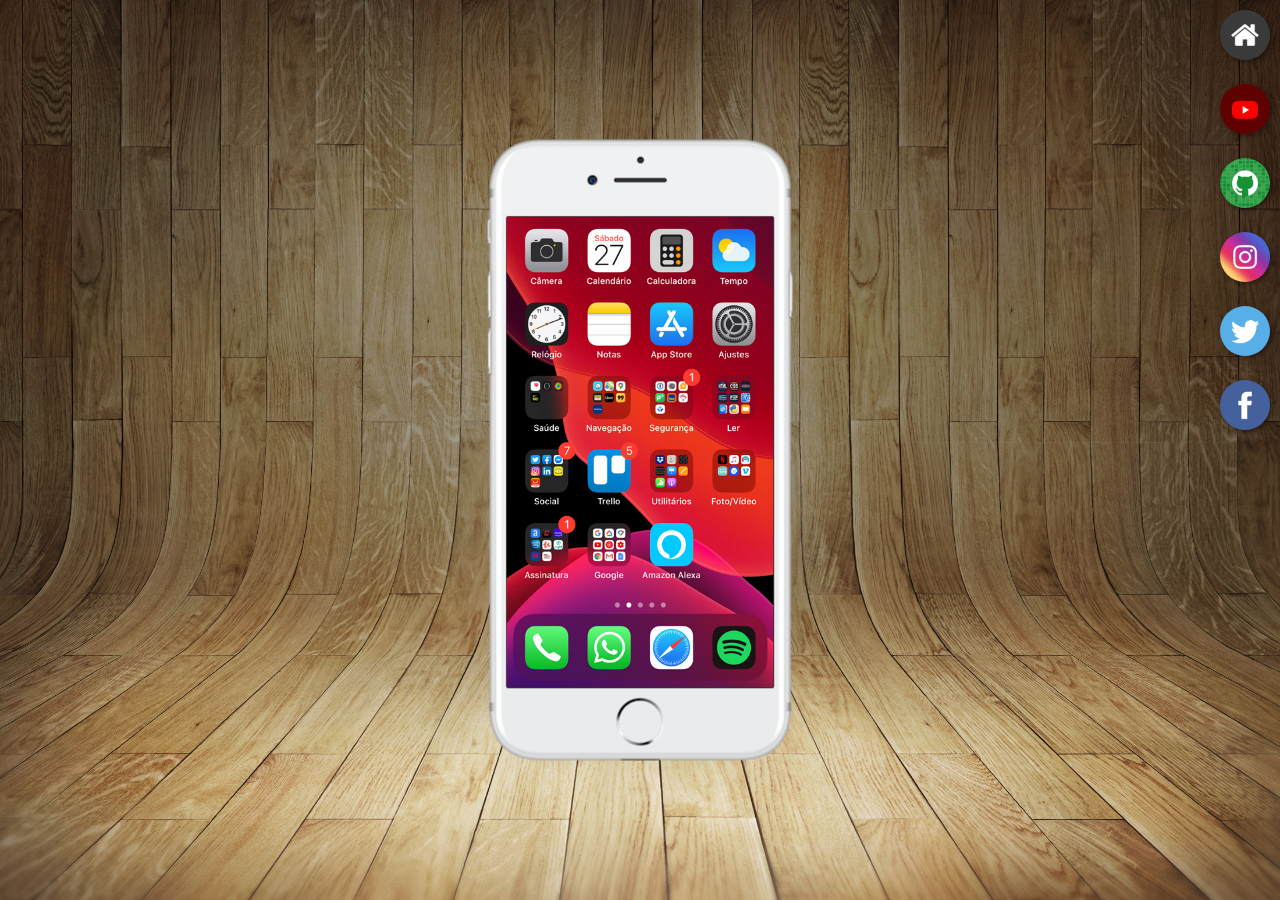
<file: index.html>
<!DOCTYPE html>
<html lang="pt-br">
<head>
  <meta charset="UTF-8">
  <meta name="viewport" content="width=device-width, initial-scale=1.0">
  <link rel="shortcut icon" href="favicon.ico" type="image/x-icon">
  <link rel="stylesheet" href="estilos/style.css">
  <title>Projeto Redes Sociais</title>
</head>
<body>
    <main>
      <section id="telefone">
        <iframe src="home.html" name="tela" id="tela" frameborder="0">
            Seu navegador não é compatível com isso.
        </iframe>
      </section>
      <section id="redes-sociais">
          <a href="home.html" target="tela"><img src="imagens/logo-home.jpg" alt="Home"></a> <br>
          <a href="youtube.html" target="tela"><img src="imagens/logo-youtube.jpg" alt="Youtube"></a> <br>
          <a href="github.html" target="tela"><img src="imagens/logo-github.jpg" alt="GitHub"></a> <br>
          <a href="instagram.html" target="tela"><img src="imagens/logo-instagram.jpg" alt="Instagram"></a> <br>
          <a href="twitter.html" target="tela"><img src="imagens/logo-twitter.jpg" alt="Twitter"></a> <br>
          <a href="facebook.html" target="tela"><img src="imagens/logo-facebook.jpg" alt="Facebook"></a>
      </section>
    </main>
</body>
</html>
</file>
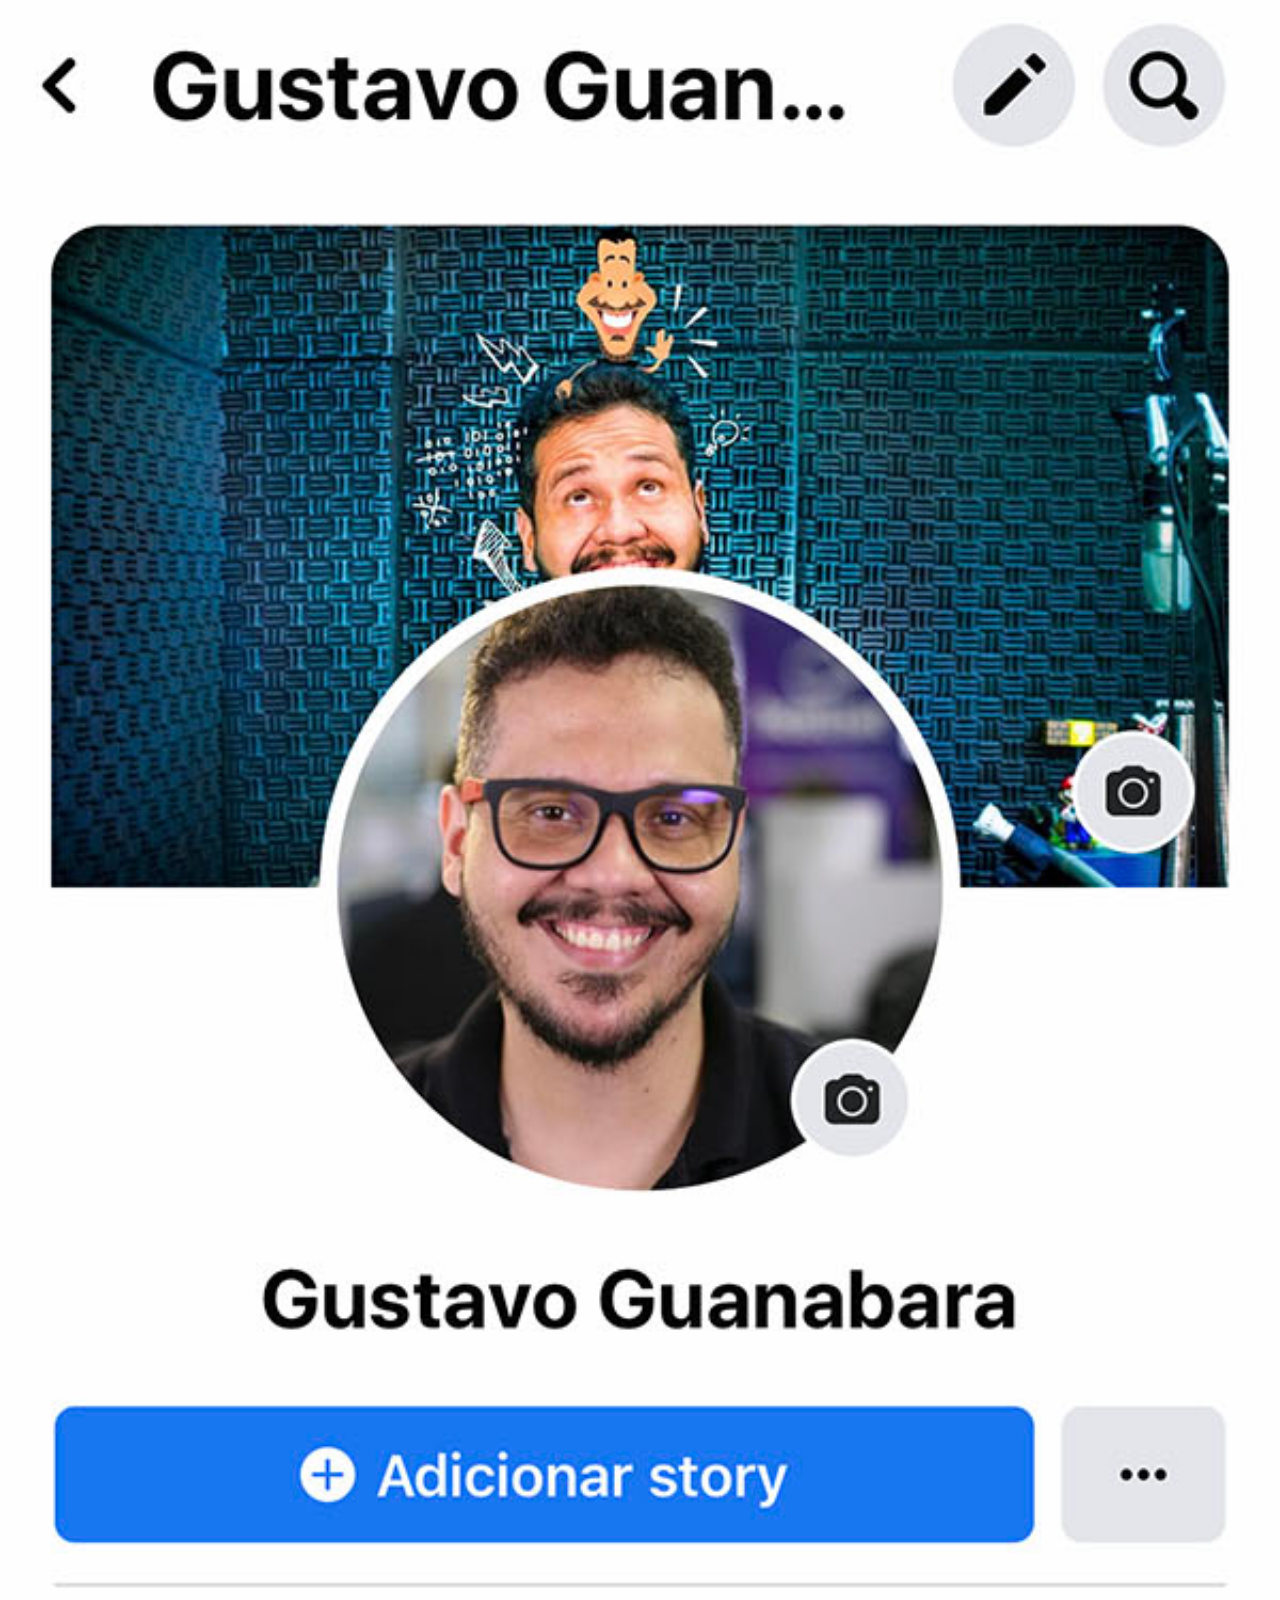
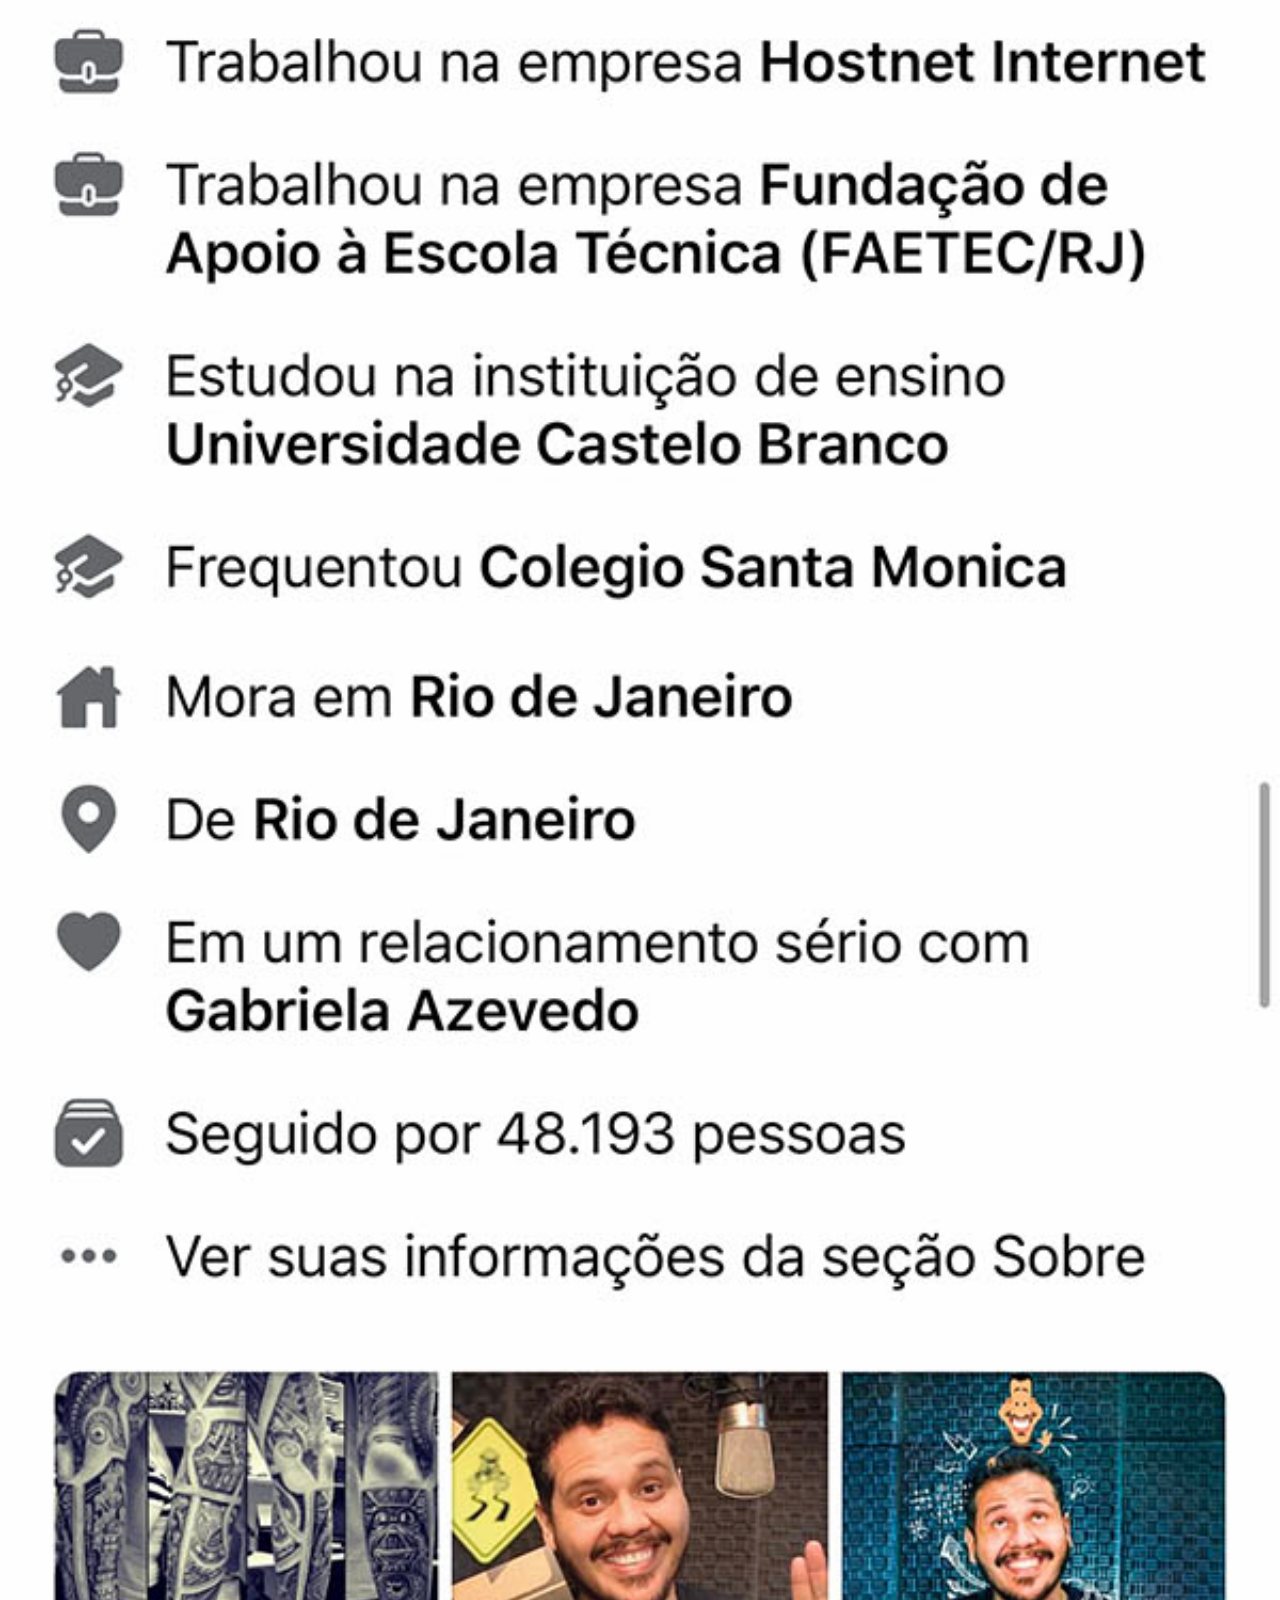
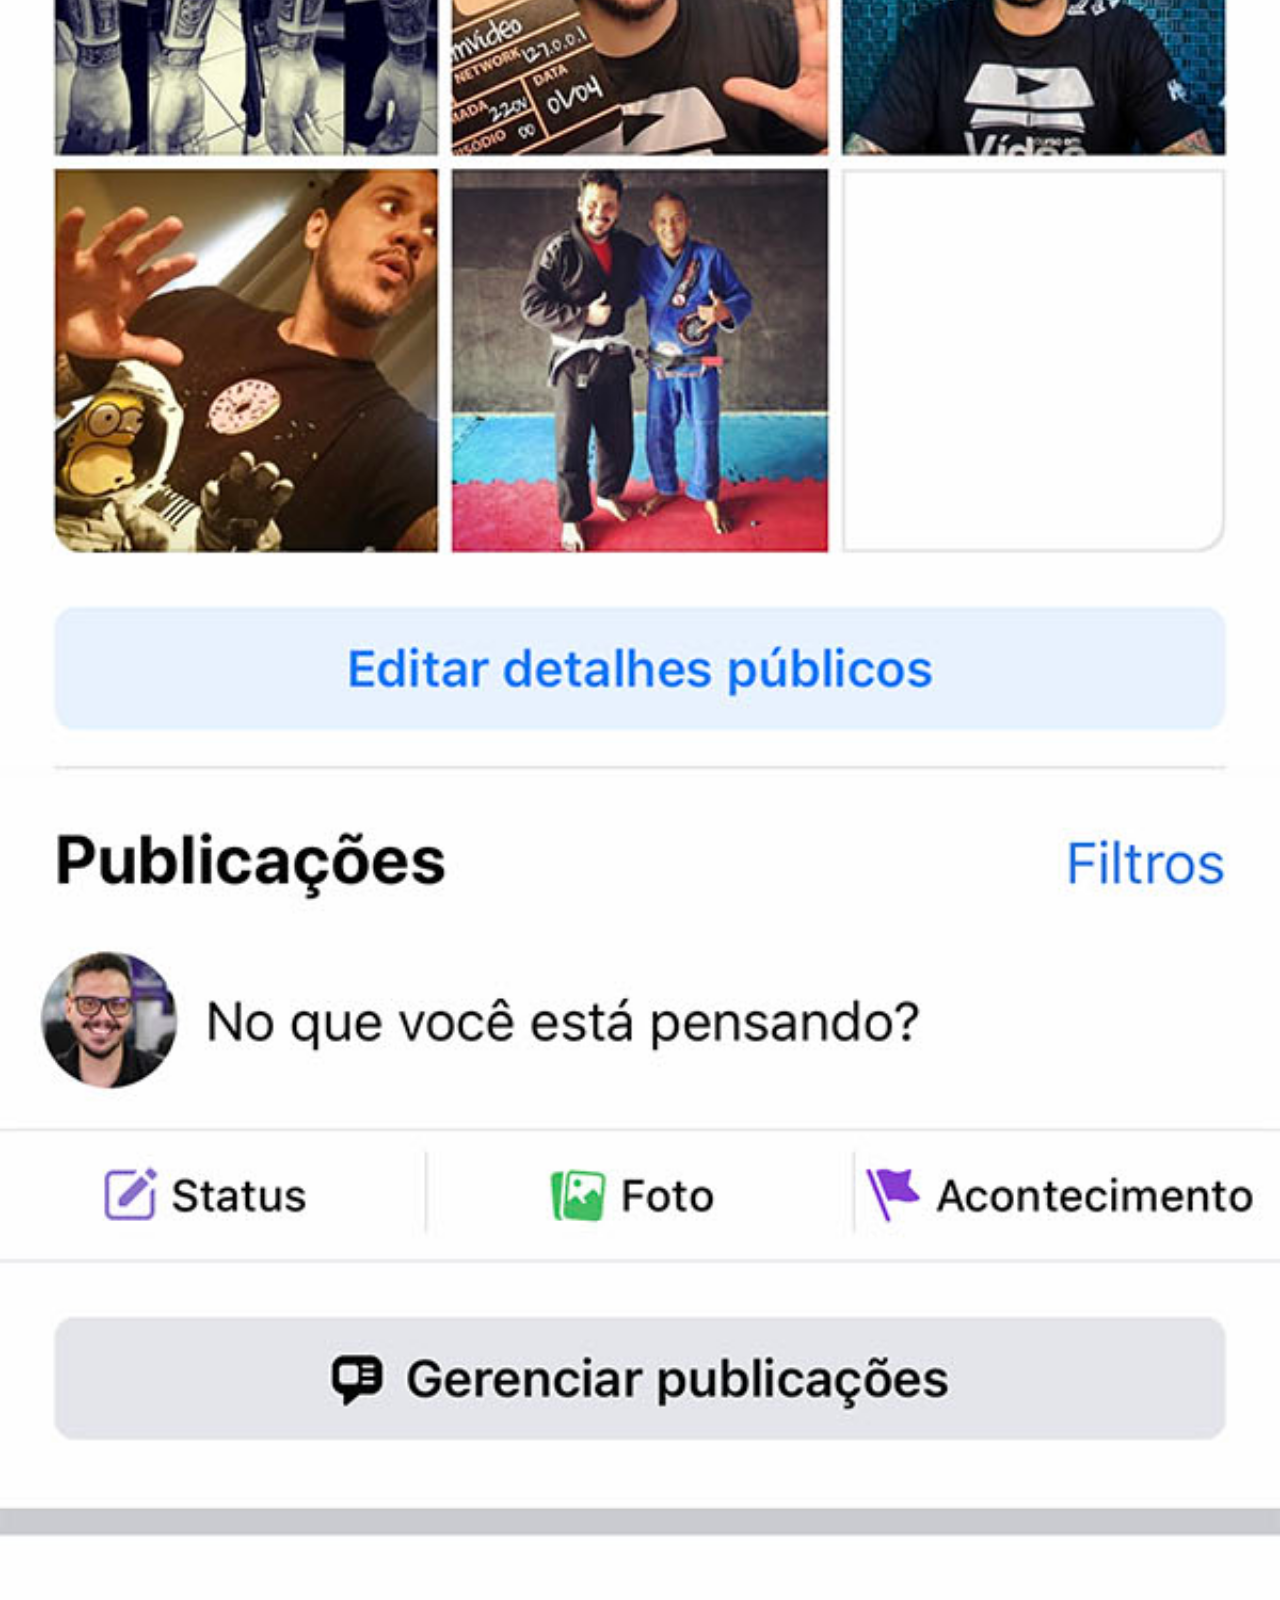
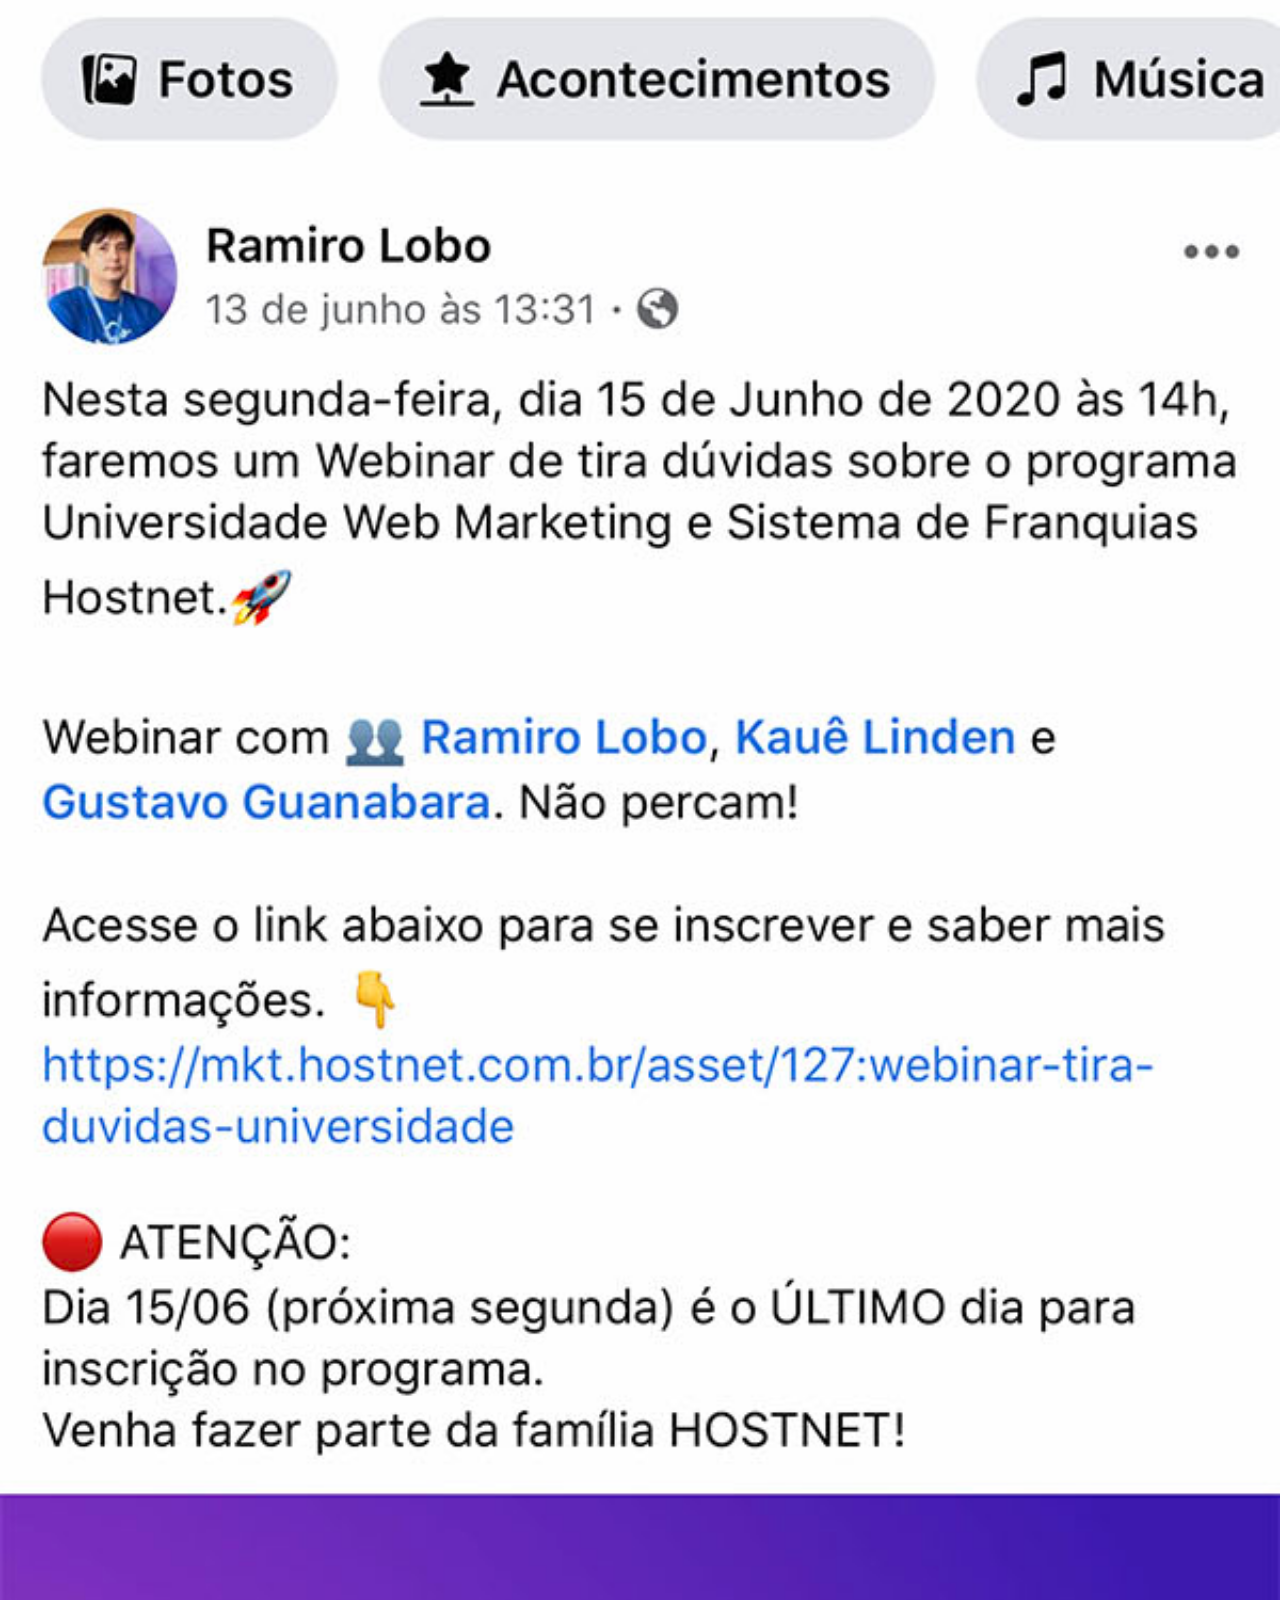
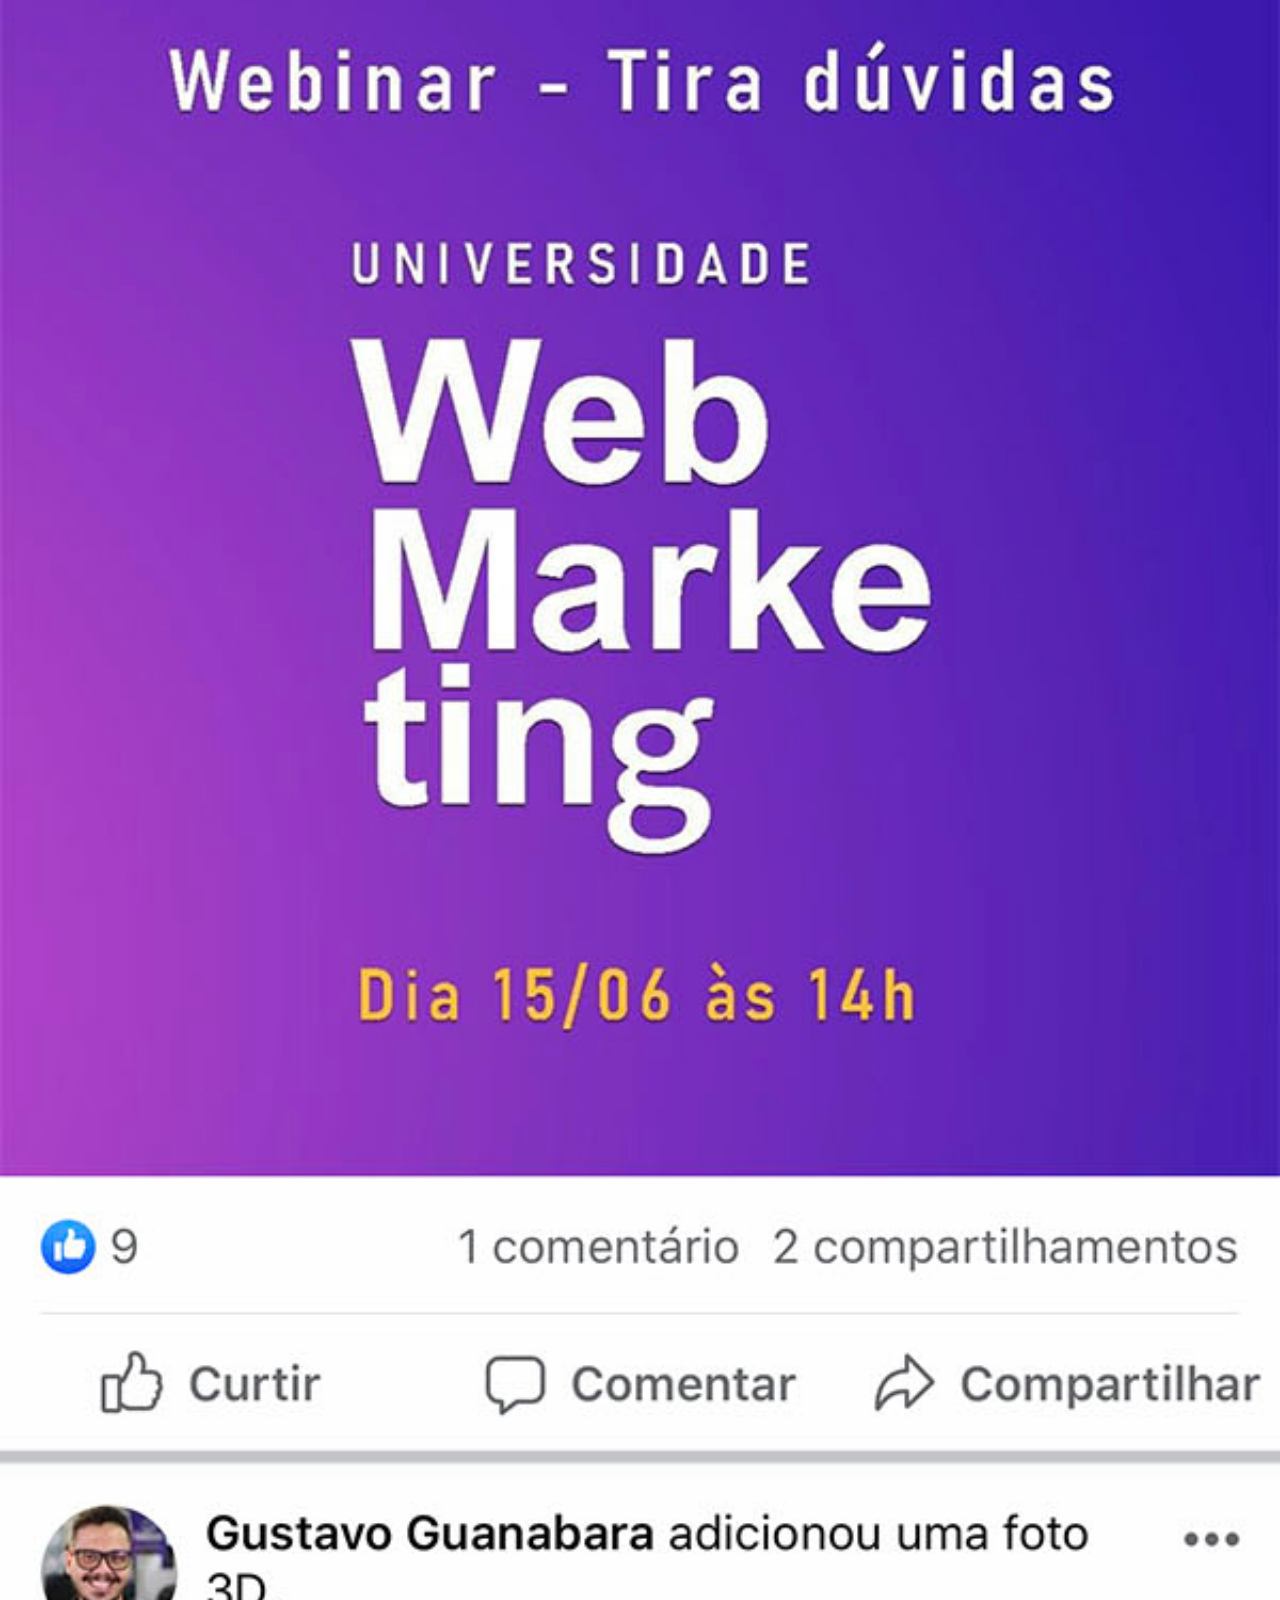
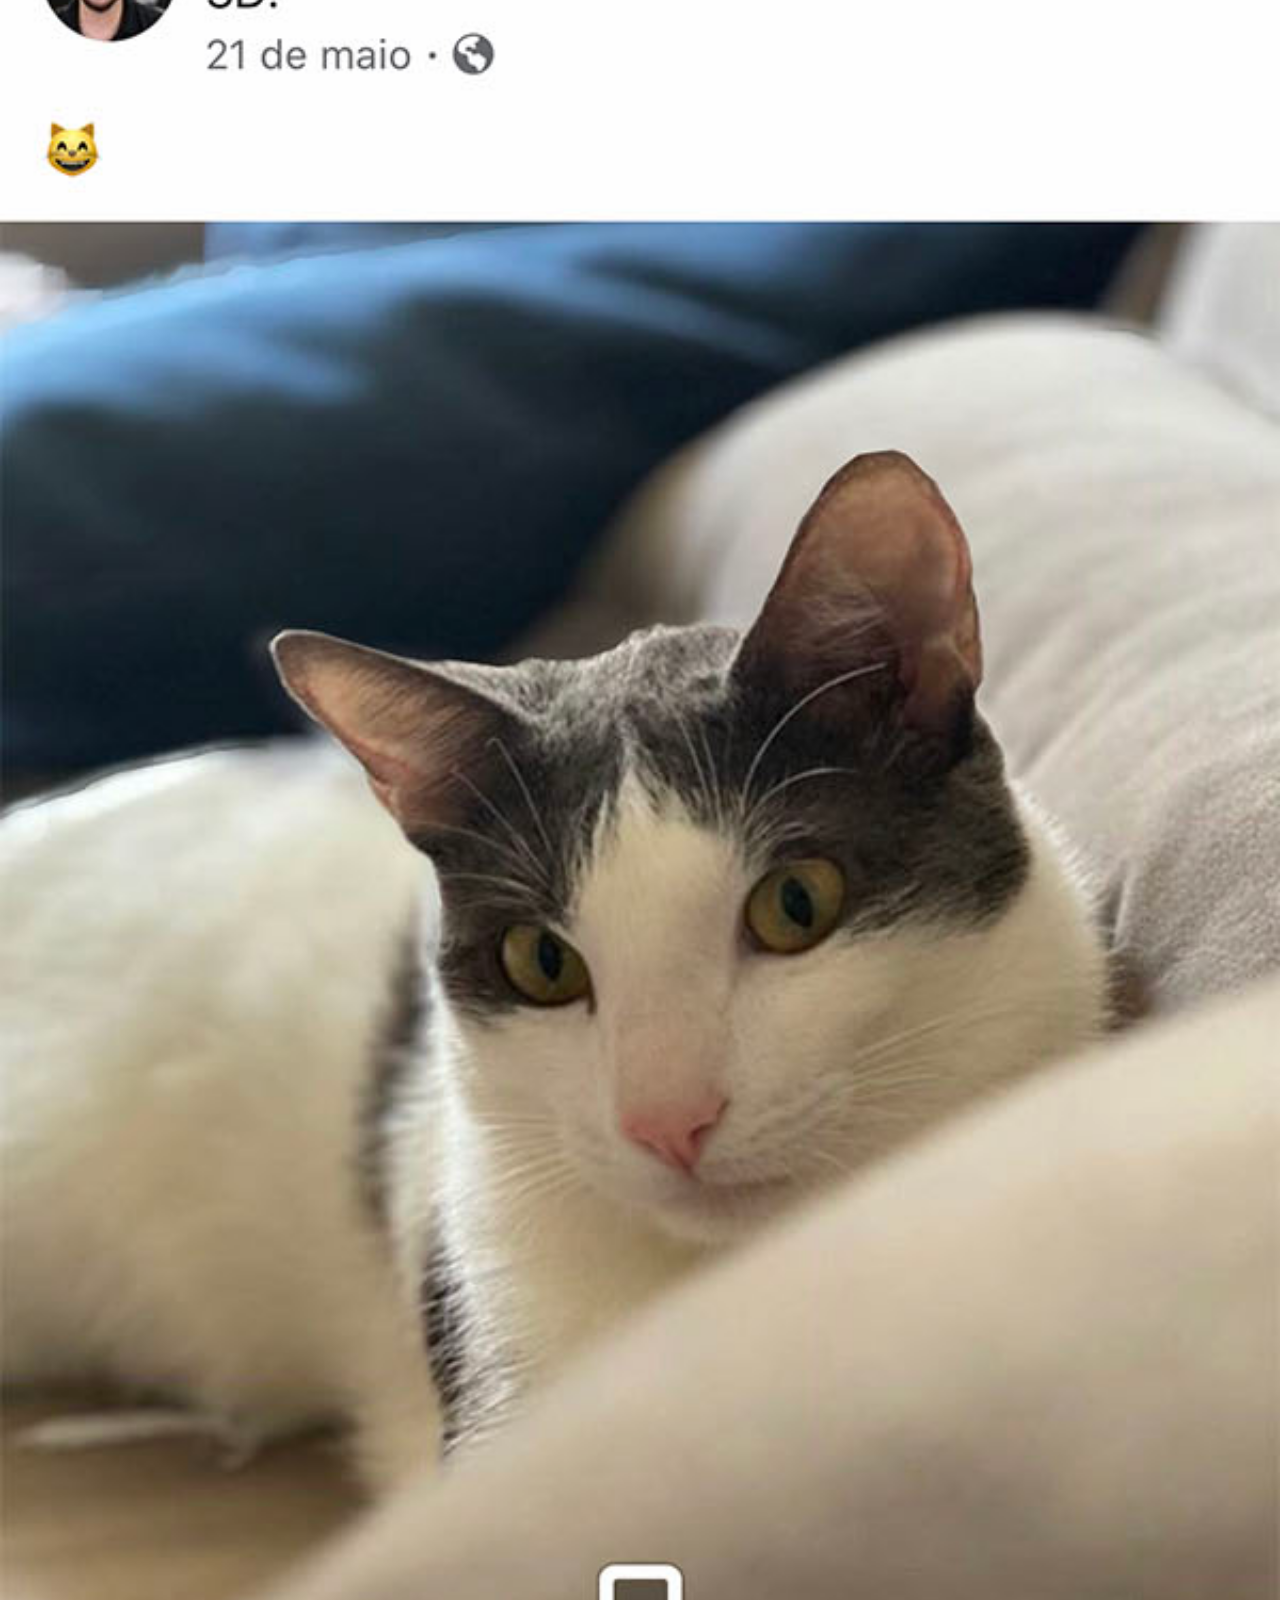
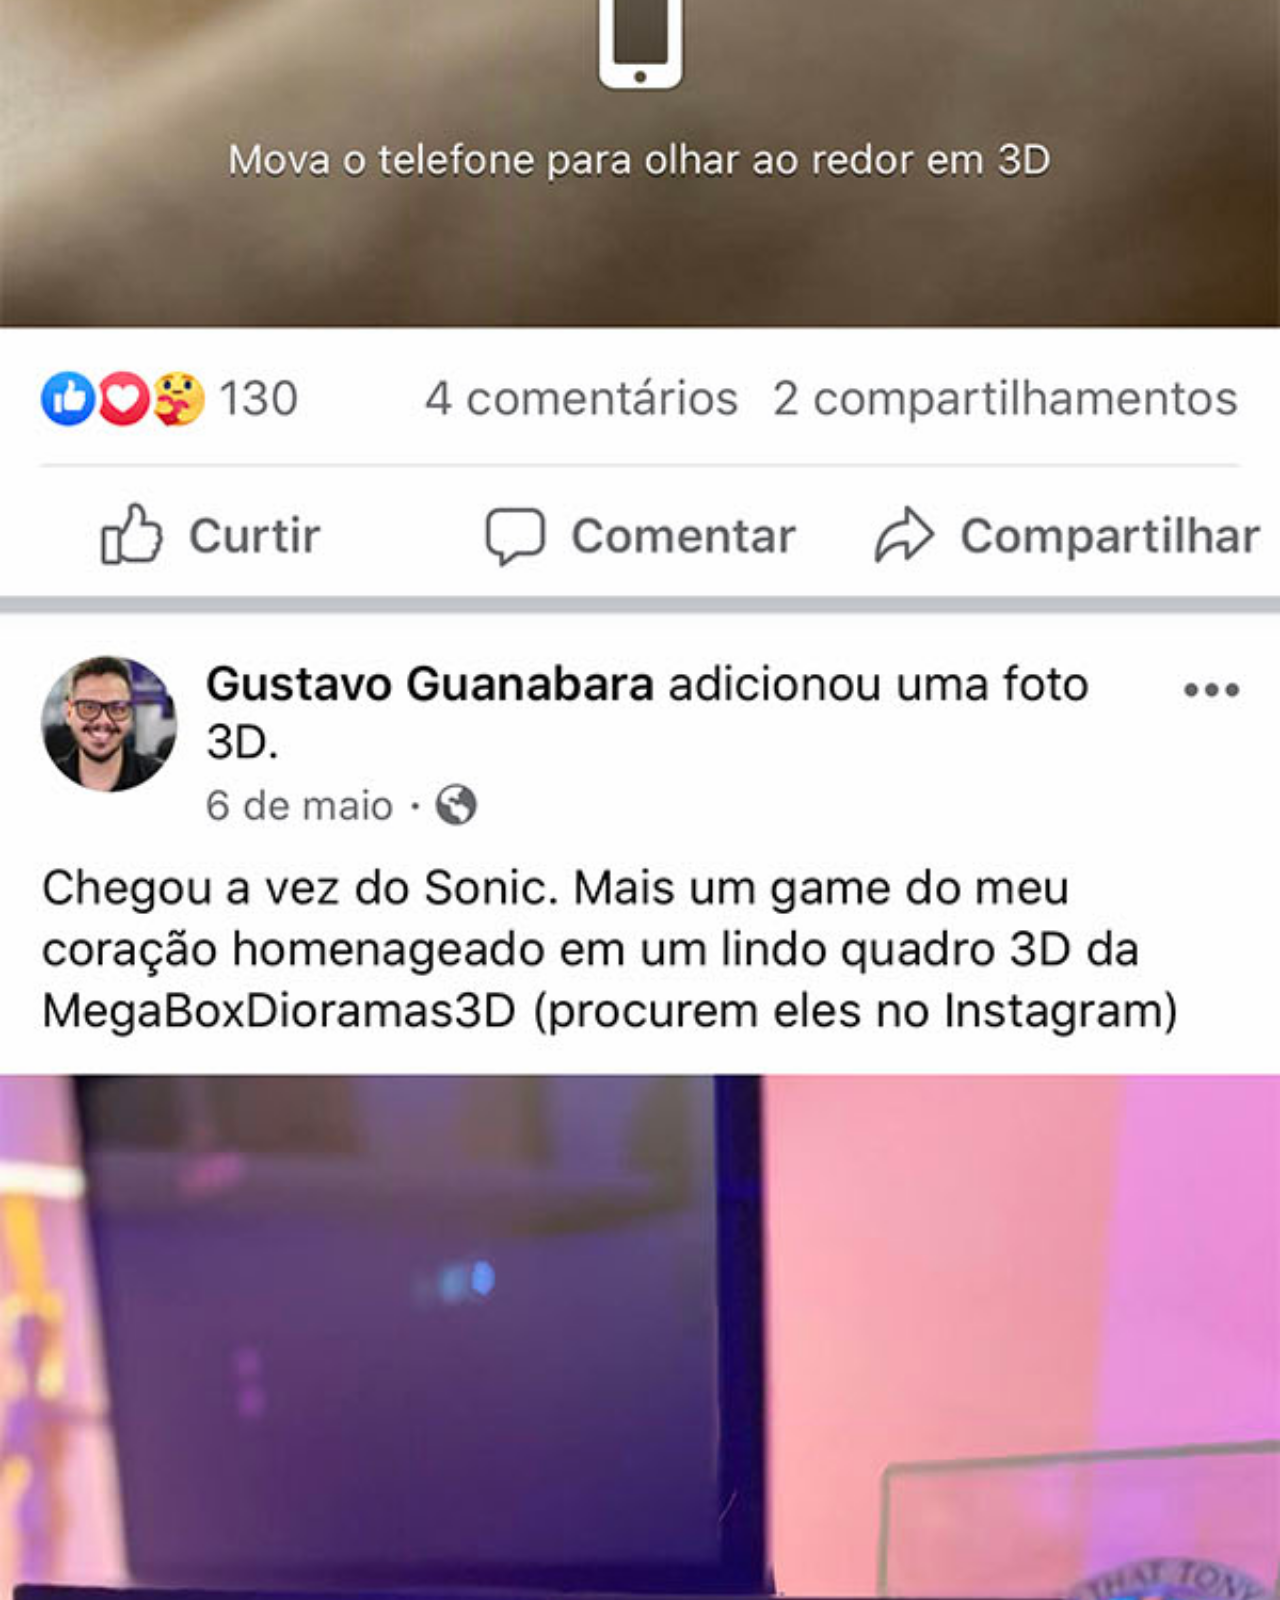
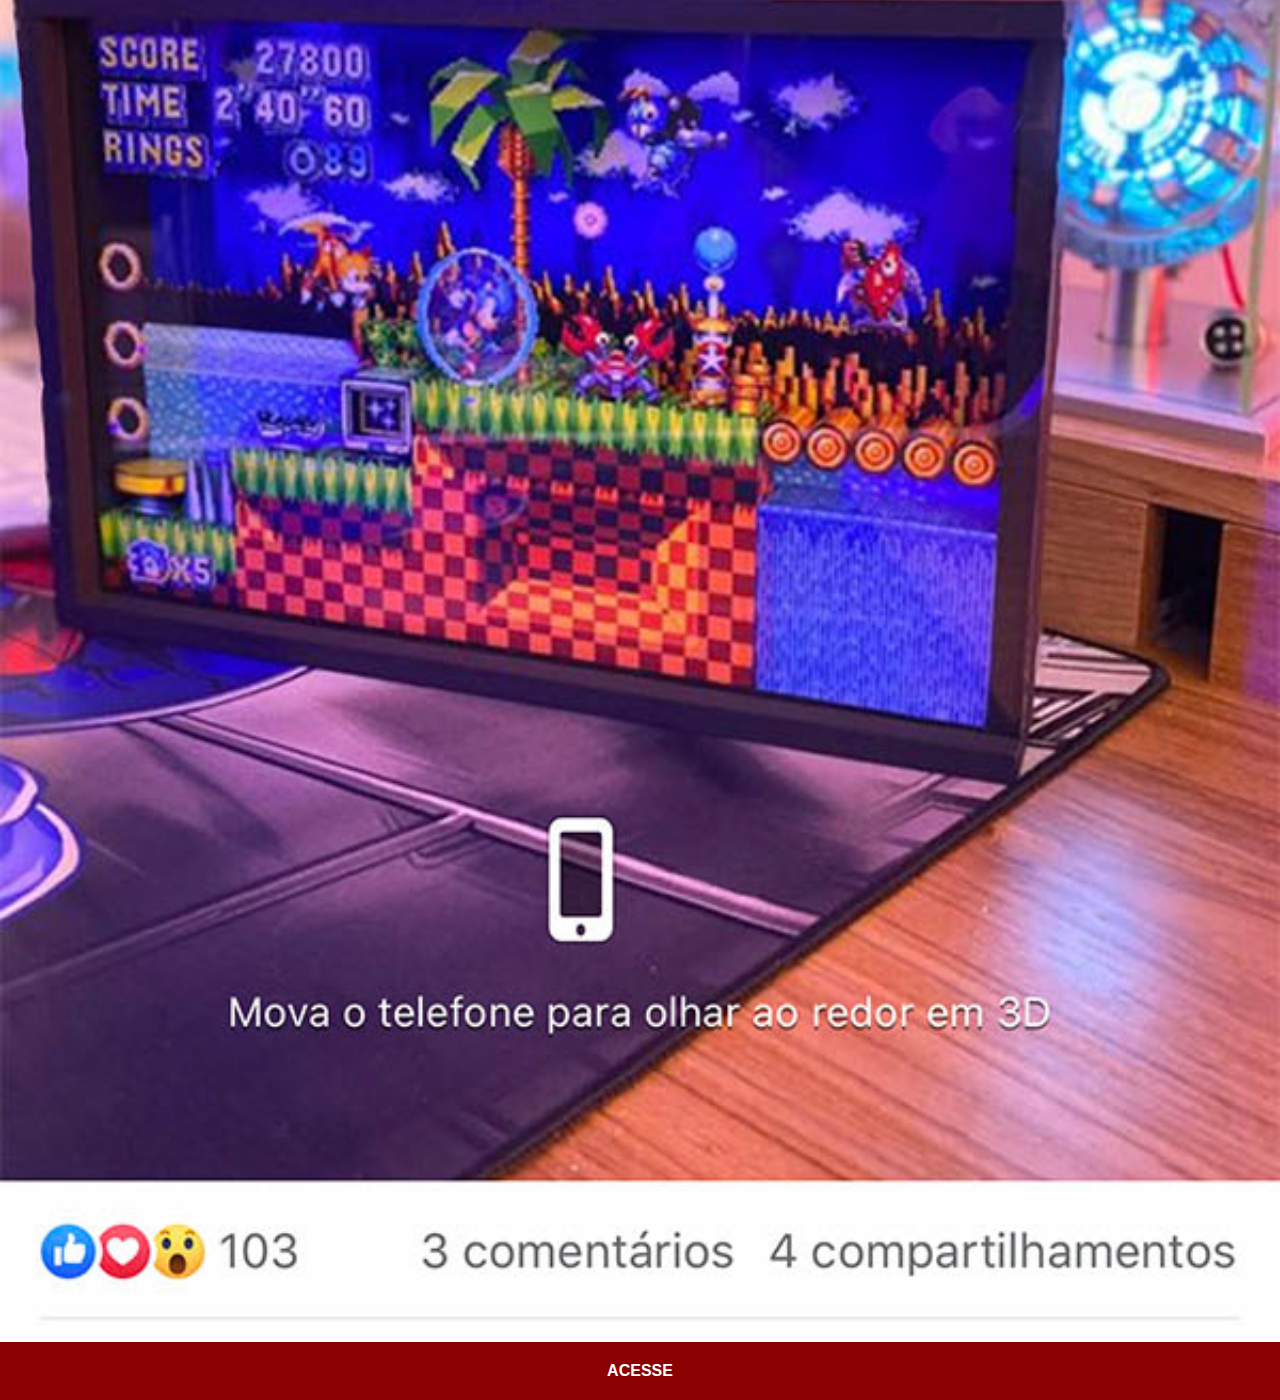
<file: facebook.html>
<!DOCTYPE html>
<html lang="pt-br">
<head>
  <meta charset="UTF-8">
  <meta name="viewport" content="width=device-width, initial-scale=1.0">
  <title>Facebook</title>
  <link rel="stylesheet" href="imagens/social.css">
</head>
<body>
    <img src="imagens/tela-facebook.jpg" alt="Facebook">
    <a href="https://www.facebook.com/gustavoguanabara/?locale=pt_BR" target="_blank">ACESSE</a>
</body>
</html>
</file>
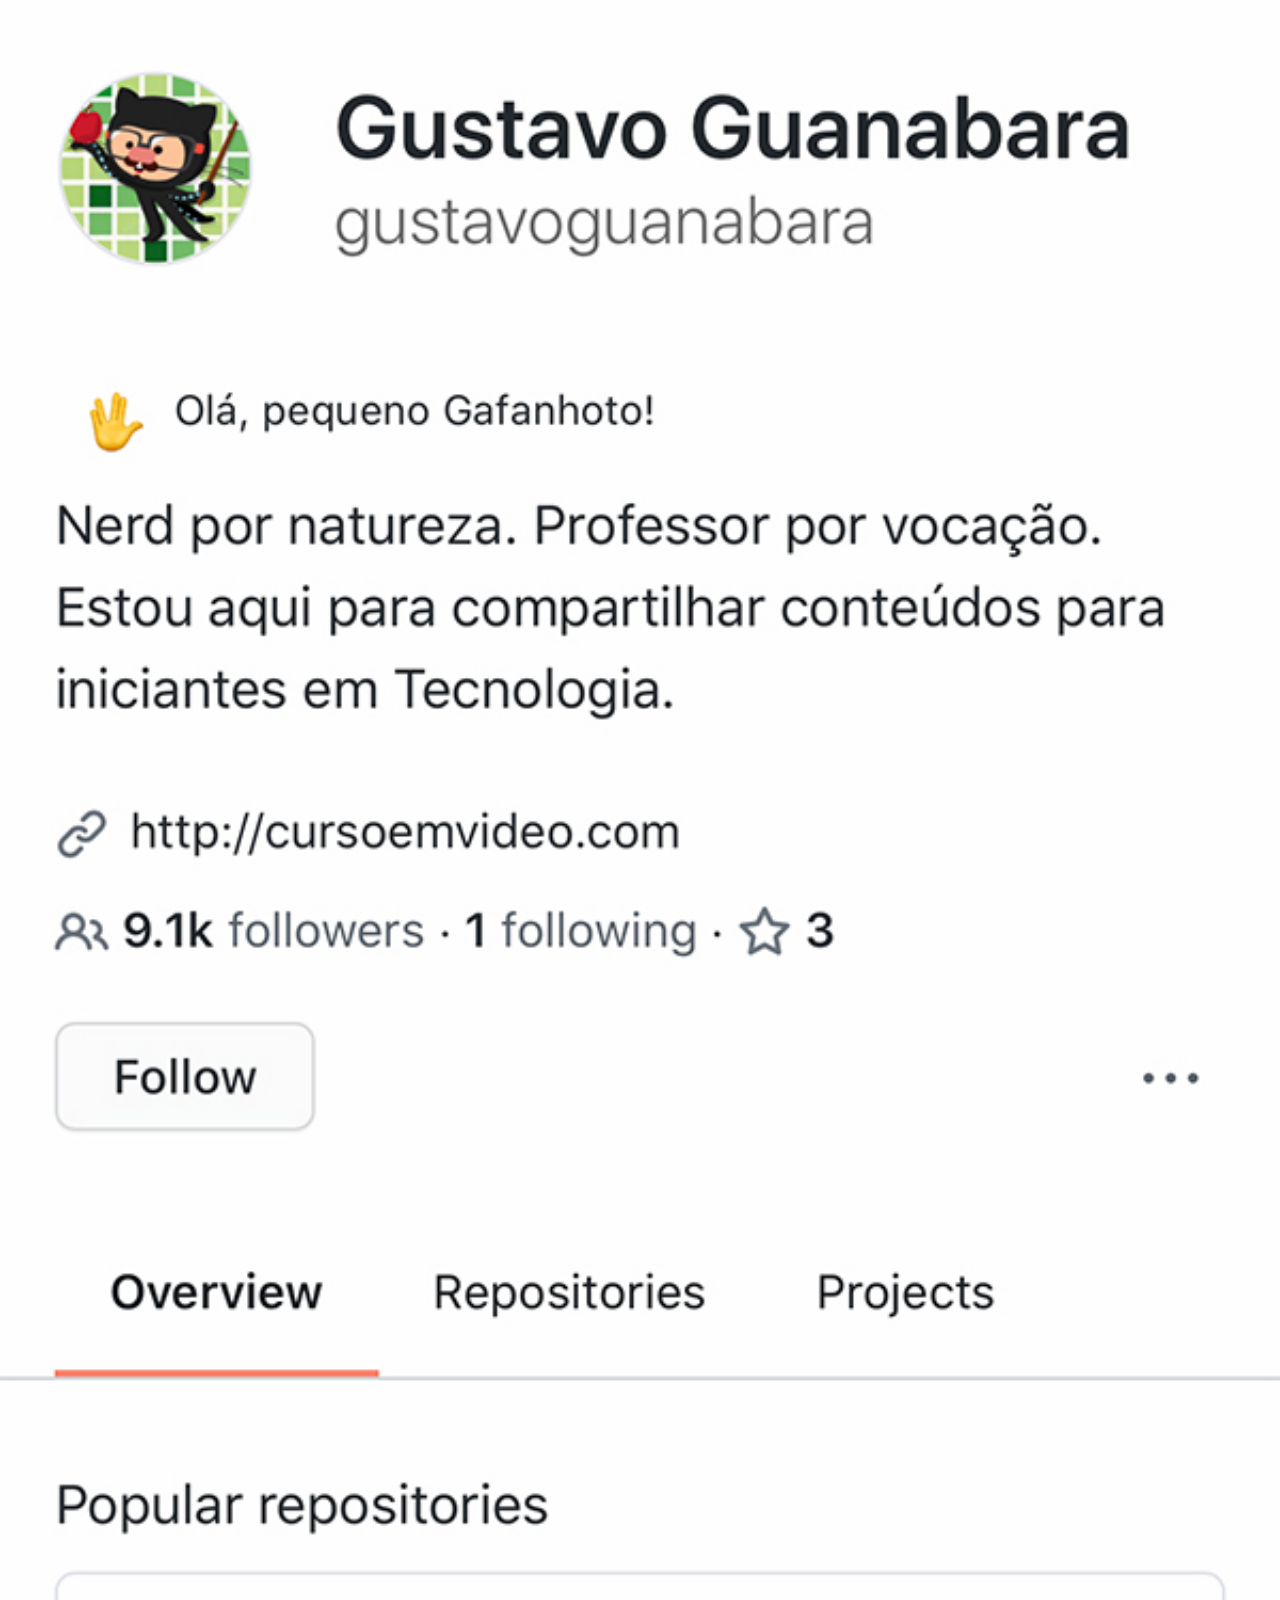
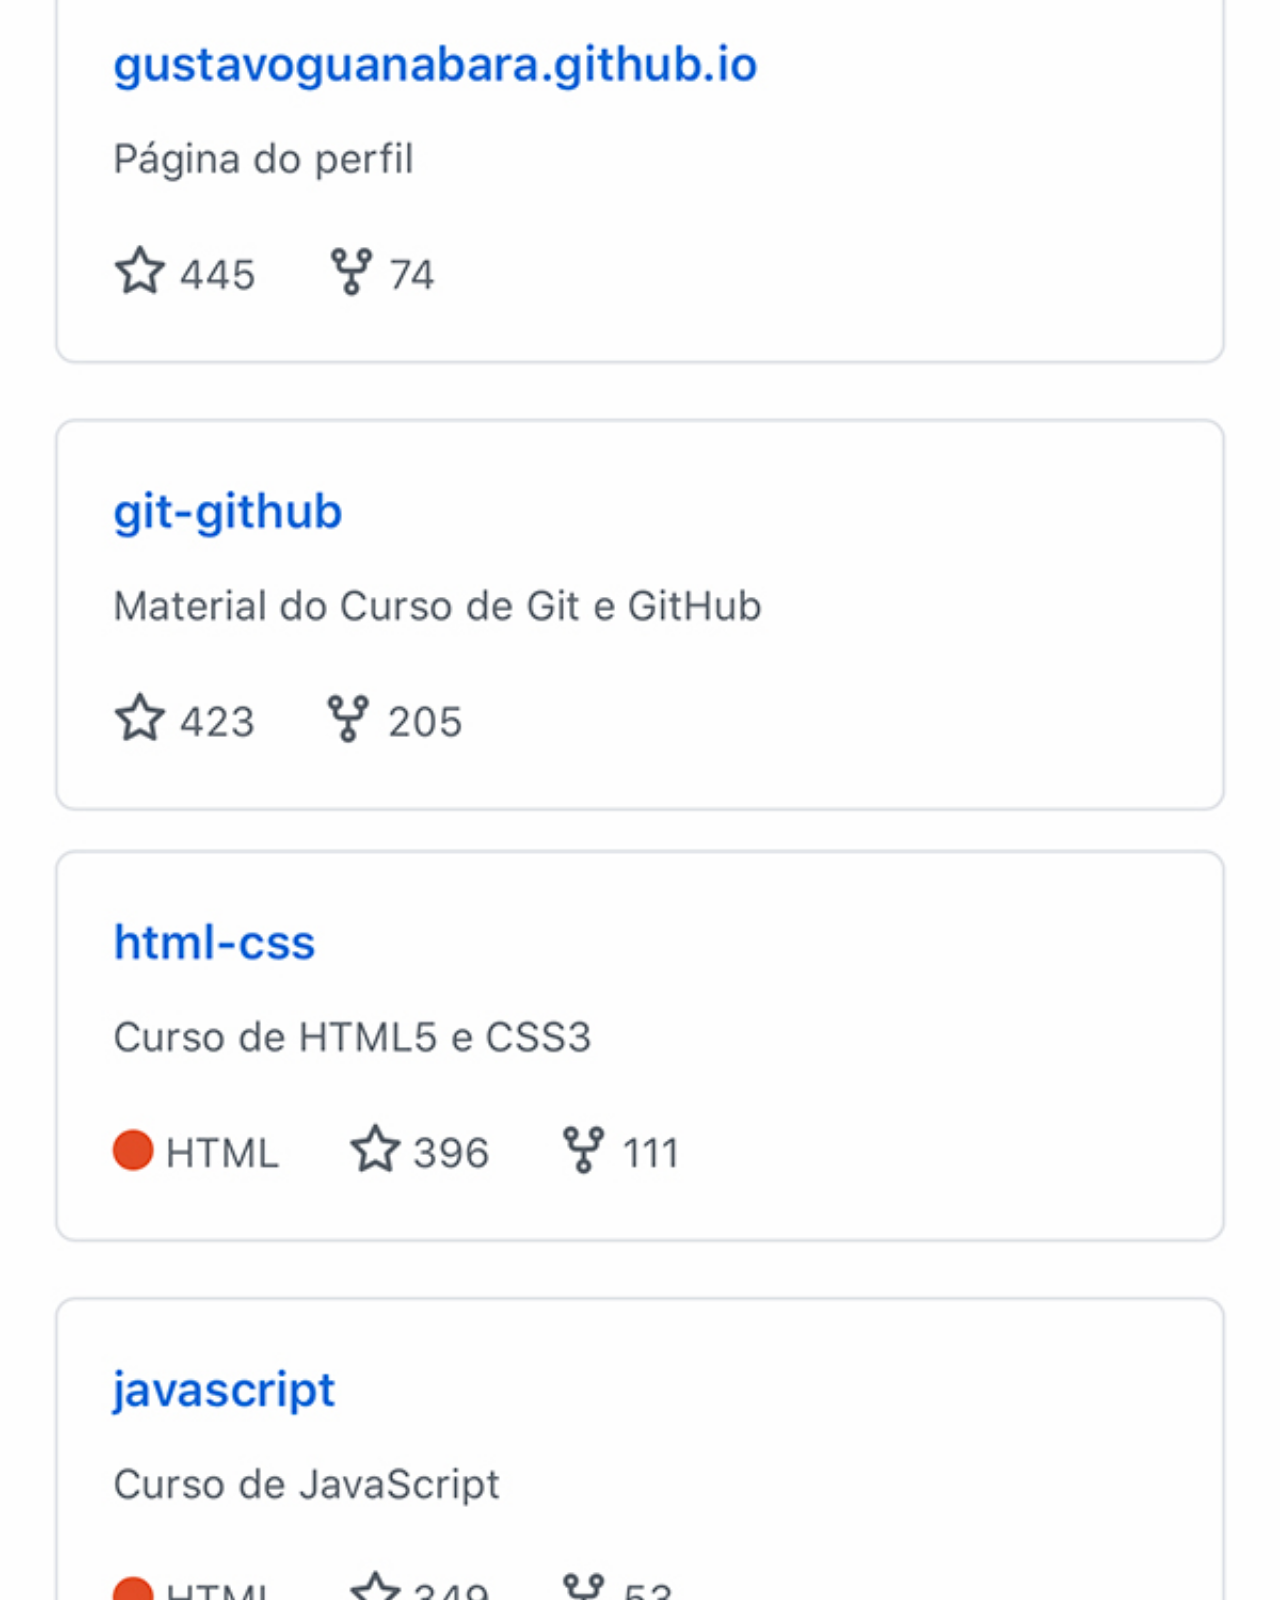
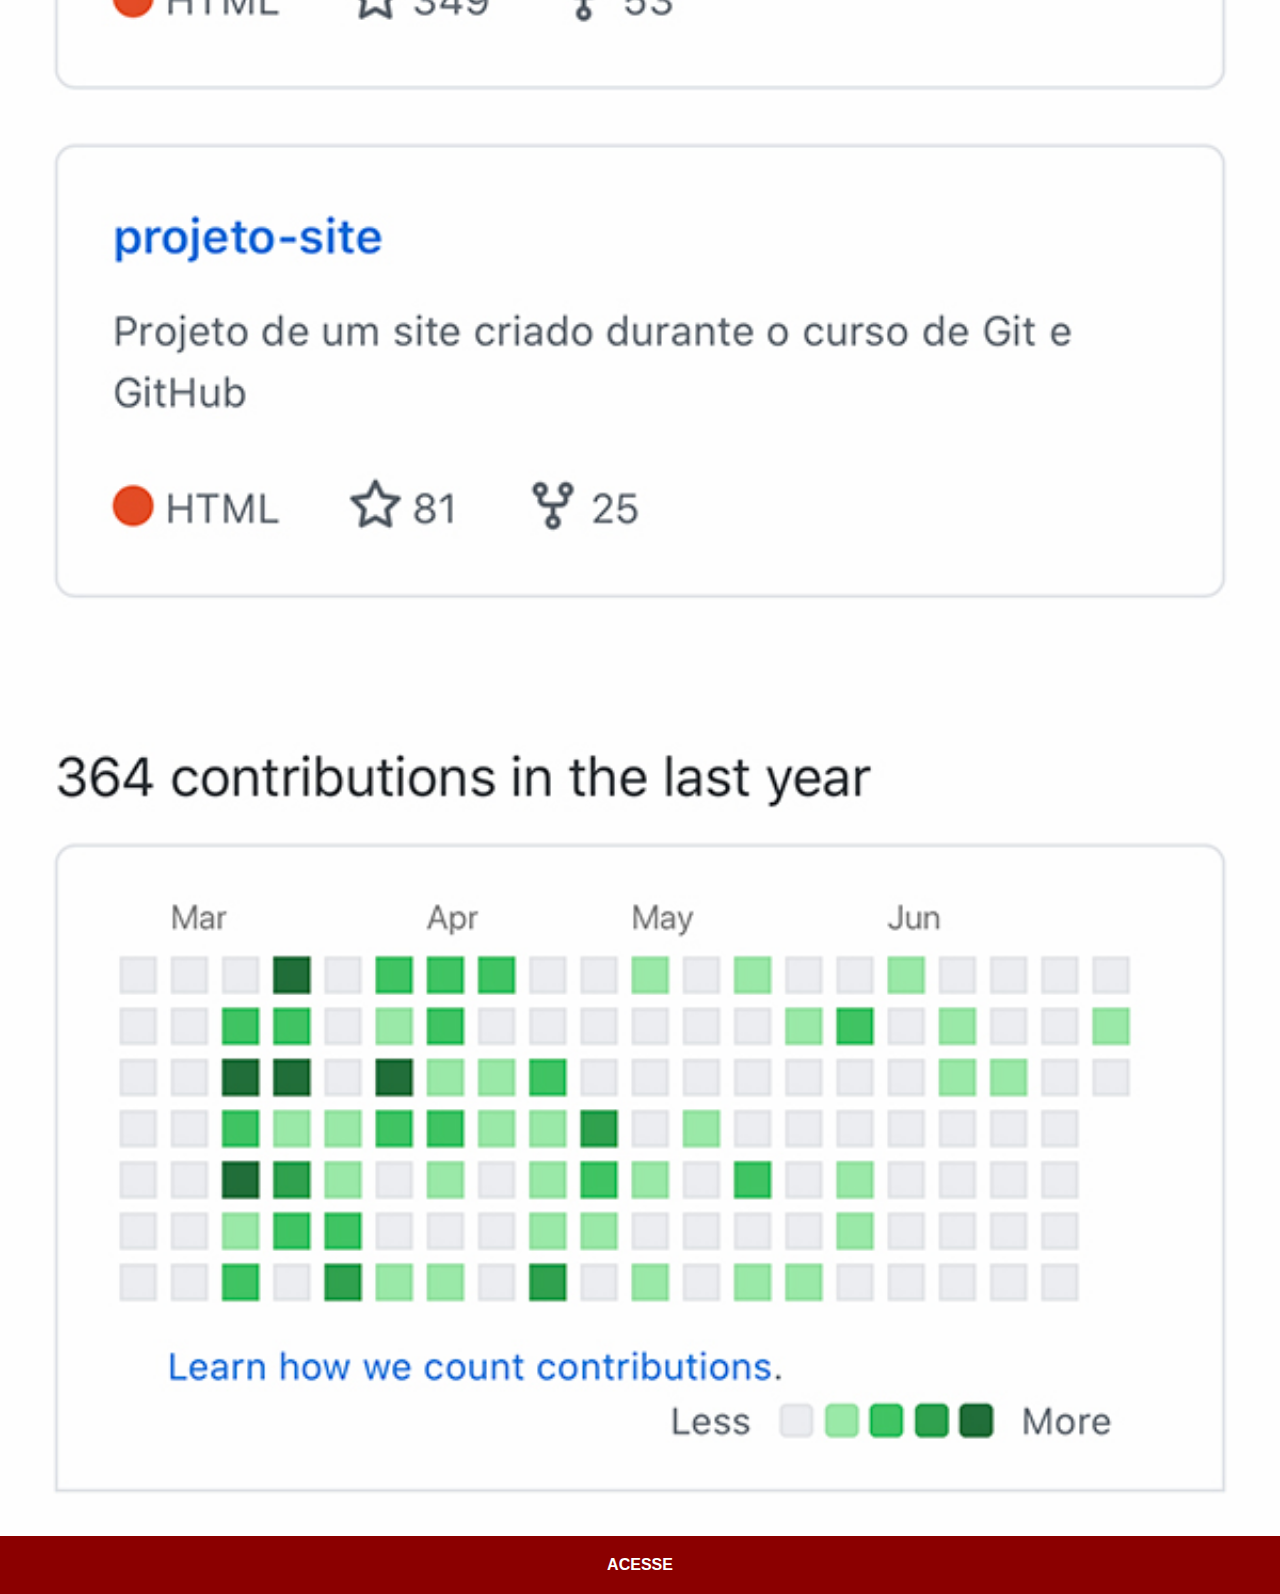
<file: github.html>
<!DOCTYPE html>
<html lang="pt-br">
<head>
  <meta charset="UTF-8">
  <meta name="viewport" content="width=device-width, initial-scale=1.0">
  <title>Github</title>
  <link rel="stylesheet" href="imagens/social.css">
</head>
<body>
    <img src="imagens/tela-github.jpg" alt="Github">
    <a href="github.com/gustavoguanabara/html-css" target="_blank">ACESSE</a>
</body>
</html>
</file>
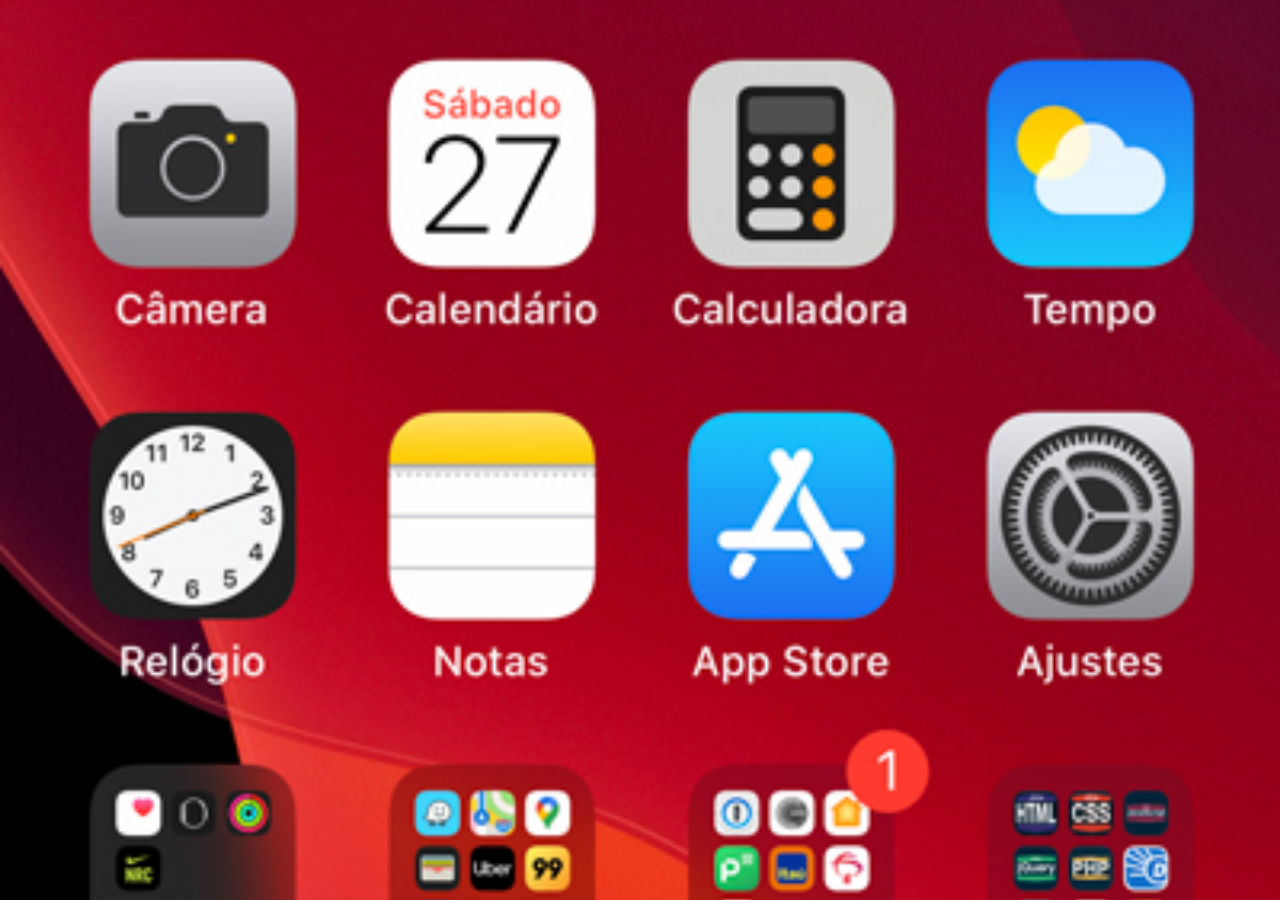
<file: home.html>
<!DOCTYPE html>
<html lang="pt-br">
<head>
  <meta charset="UTF-8">
  <meta name="viewport" content="width=device-width, initial-scale=1.0">
  <title>Home</title>
</head>
<style>
  * {
    margin: 0px;
    padding: 0px;
  }
  body {
    width: 100vw;
    height: 100vh;
    background: black url('imagens/tela-home.jpg') no-repeat top center;
    background-size: cover;
  }
</style>
<body>
  
</body>
</html>
</file>
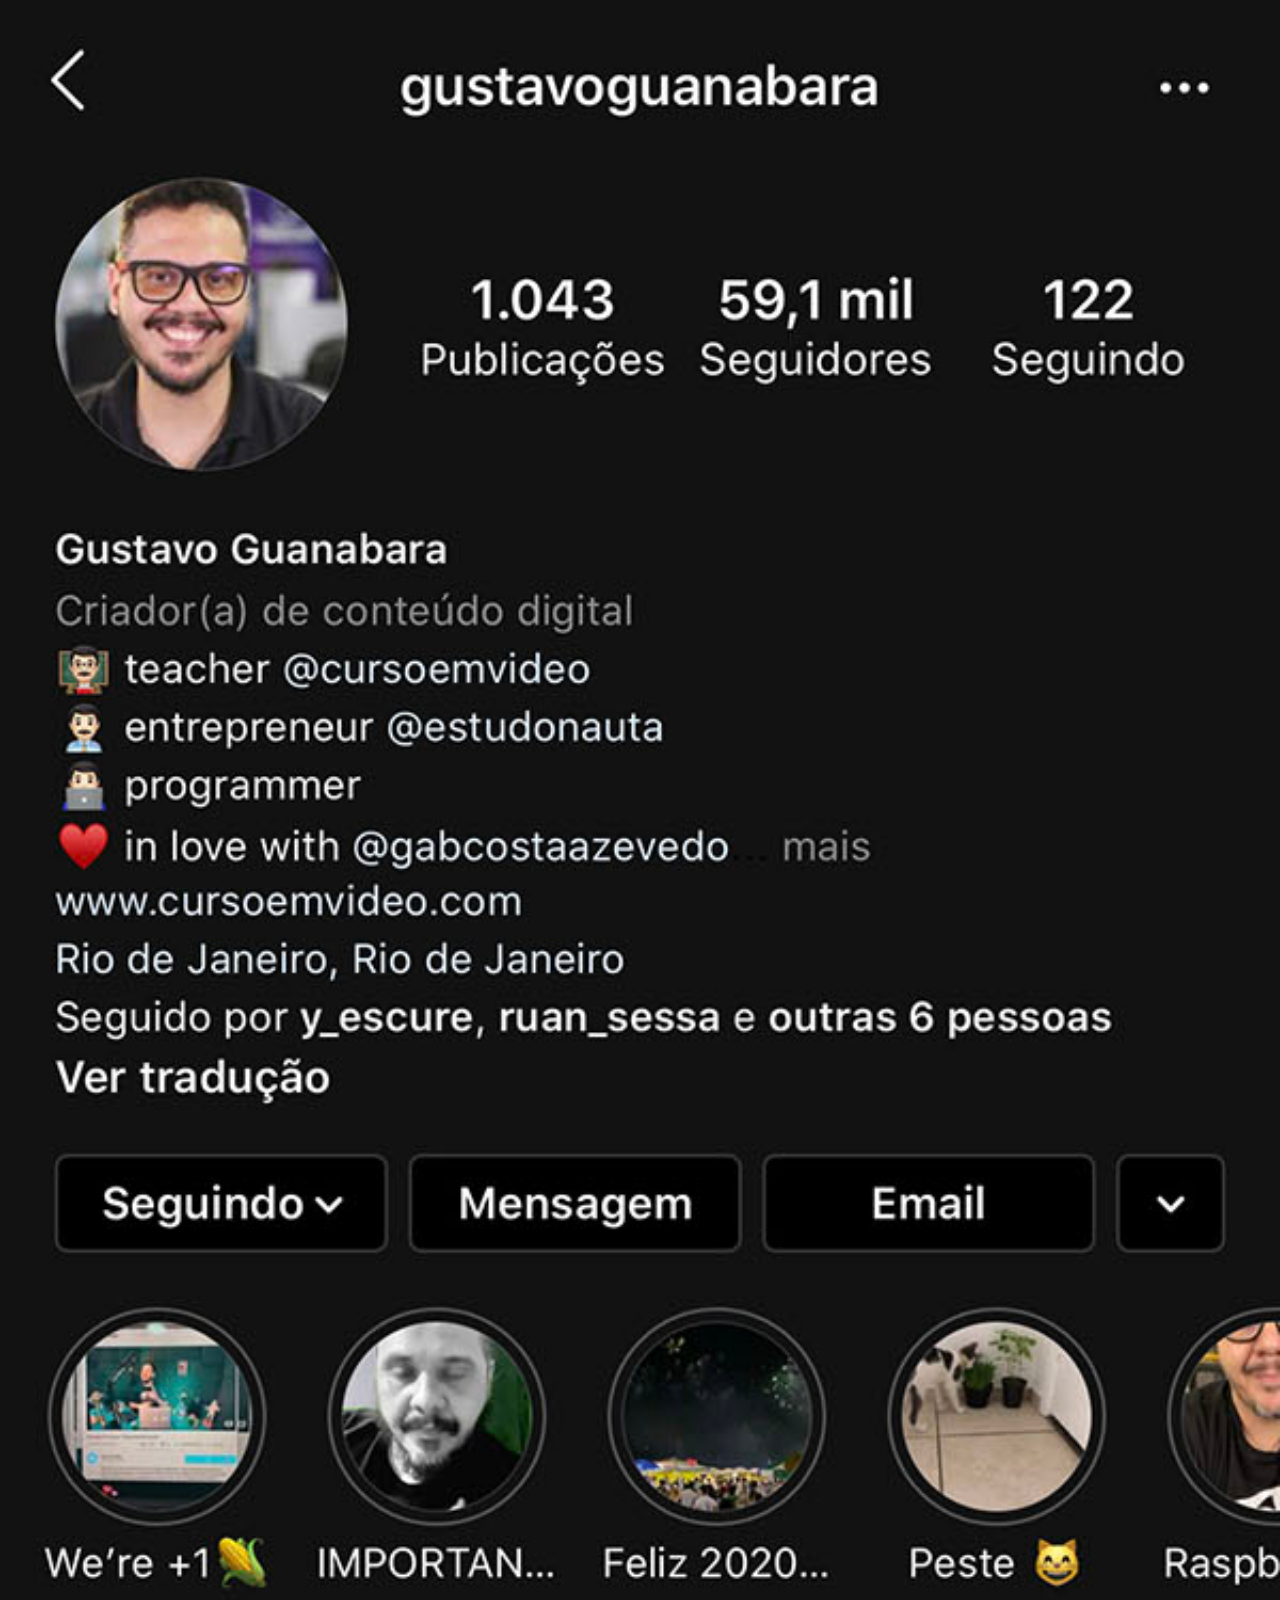
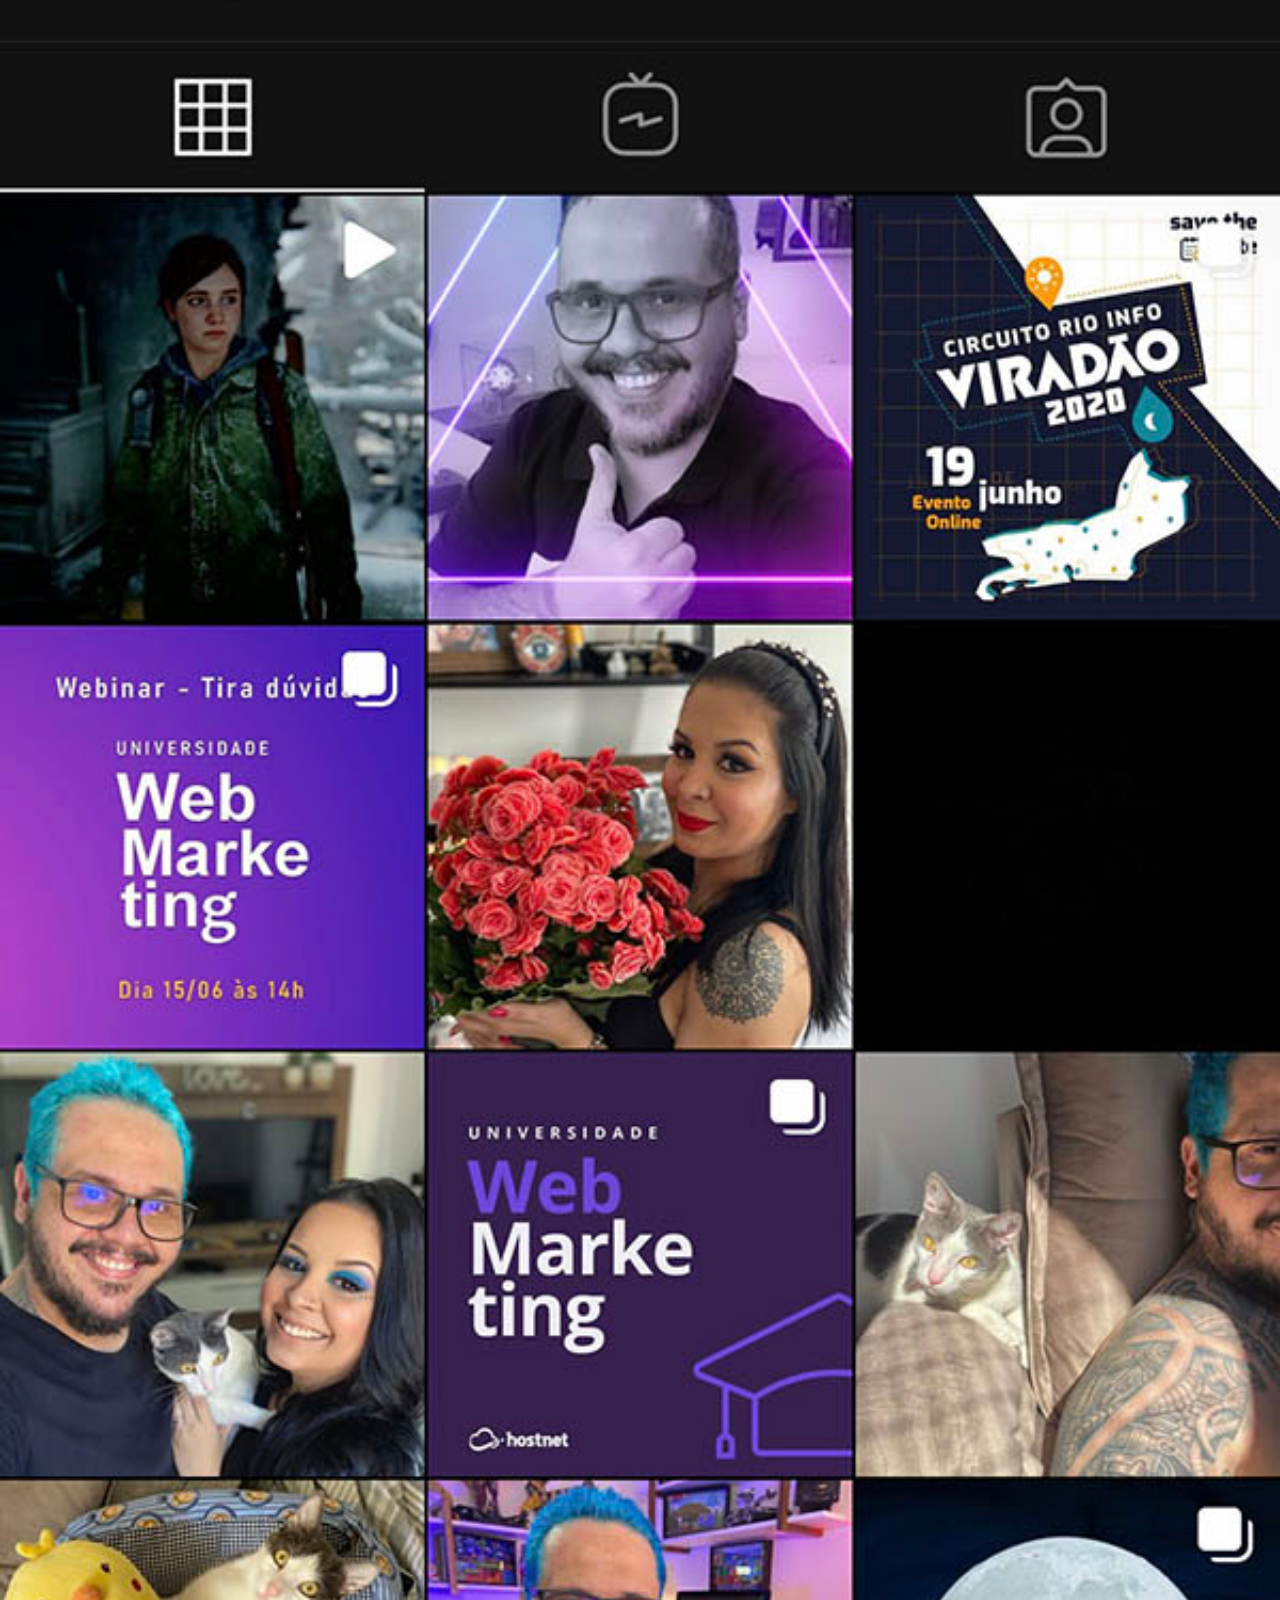
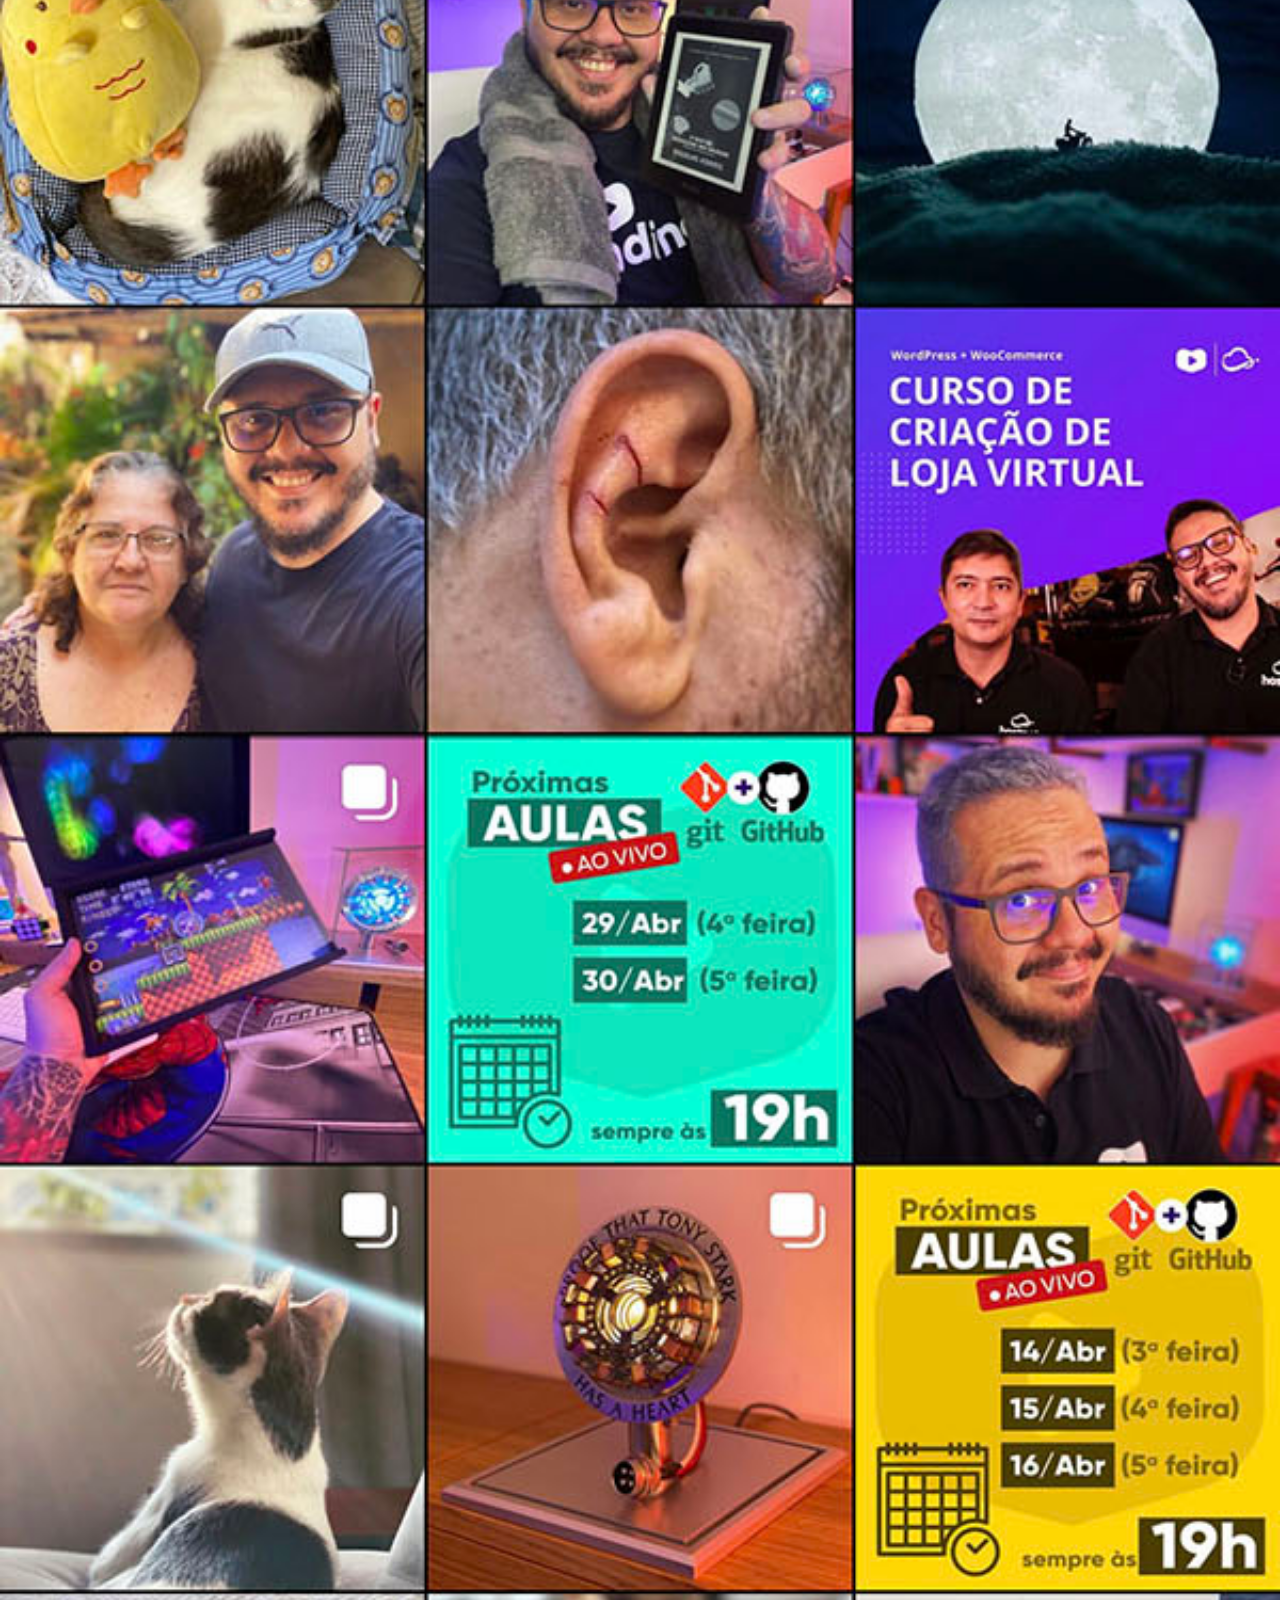
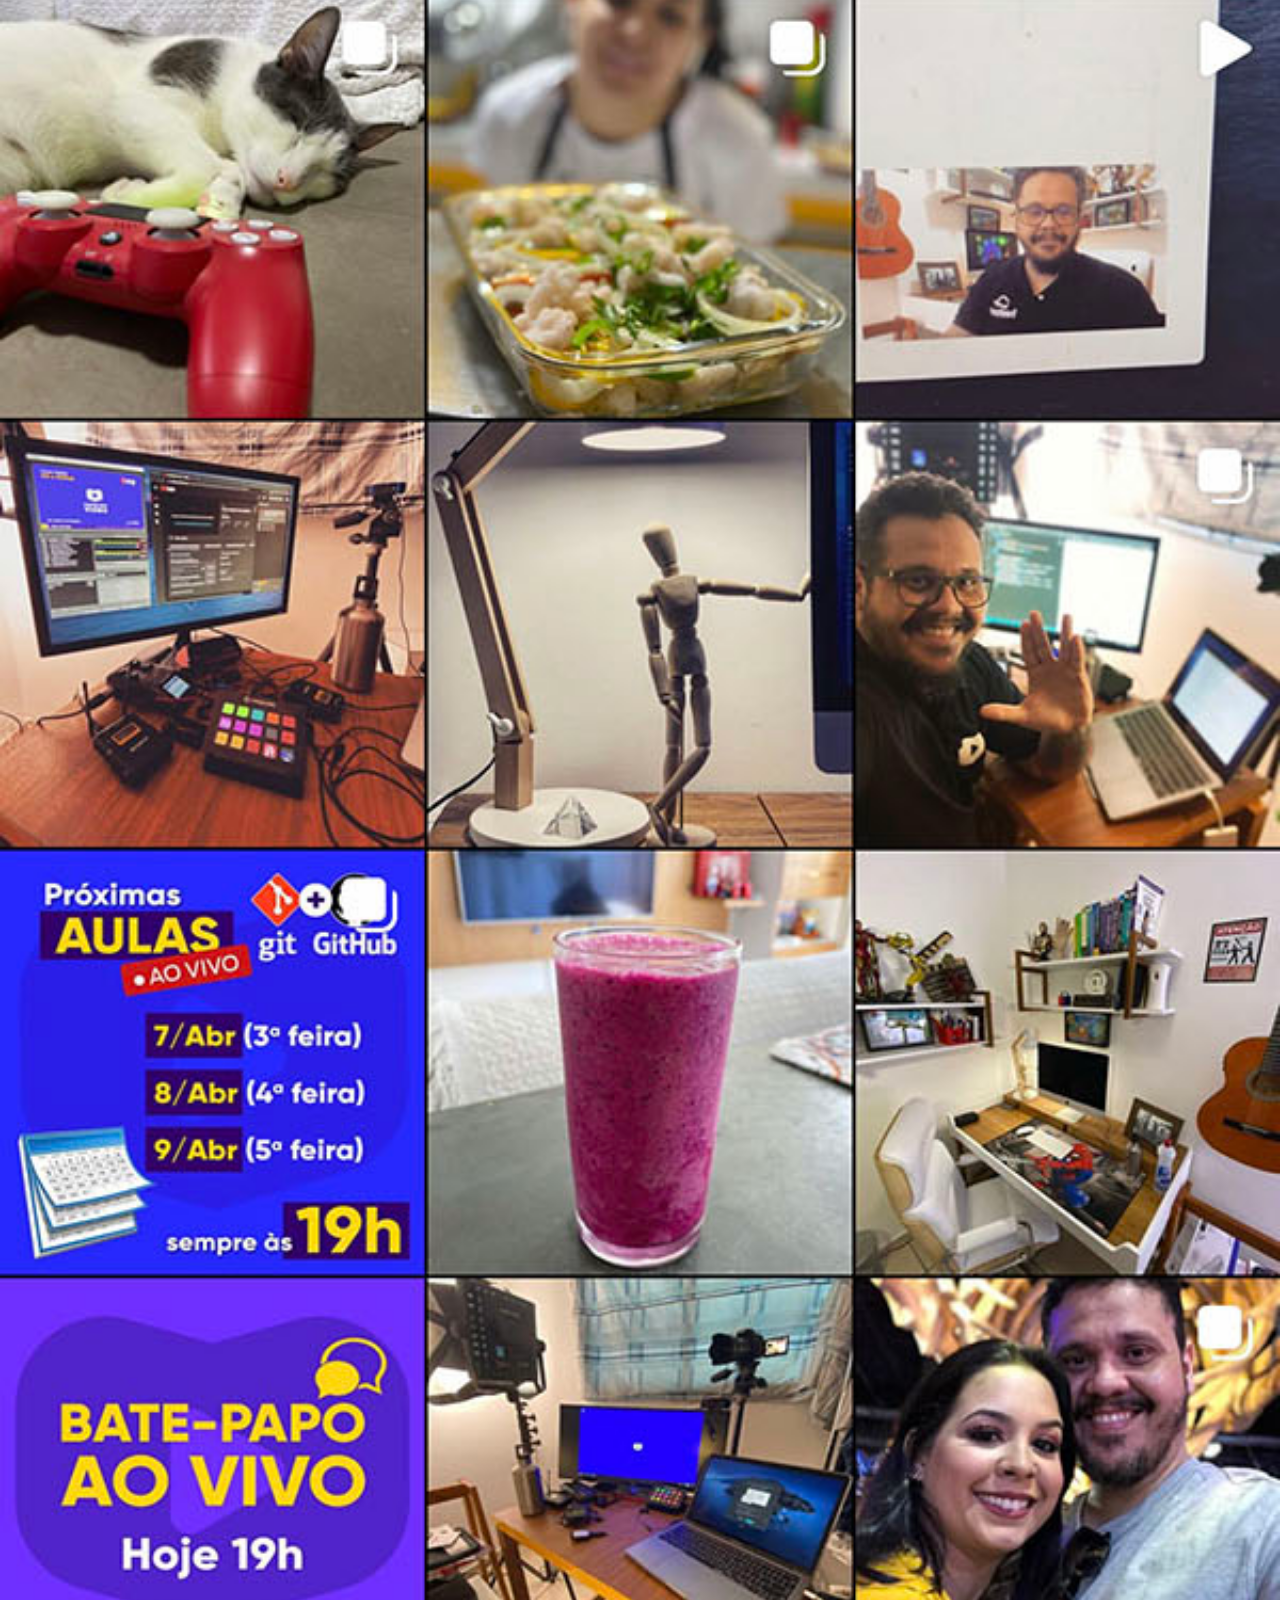
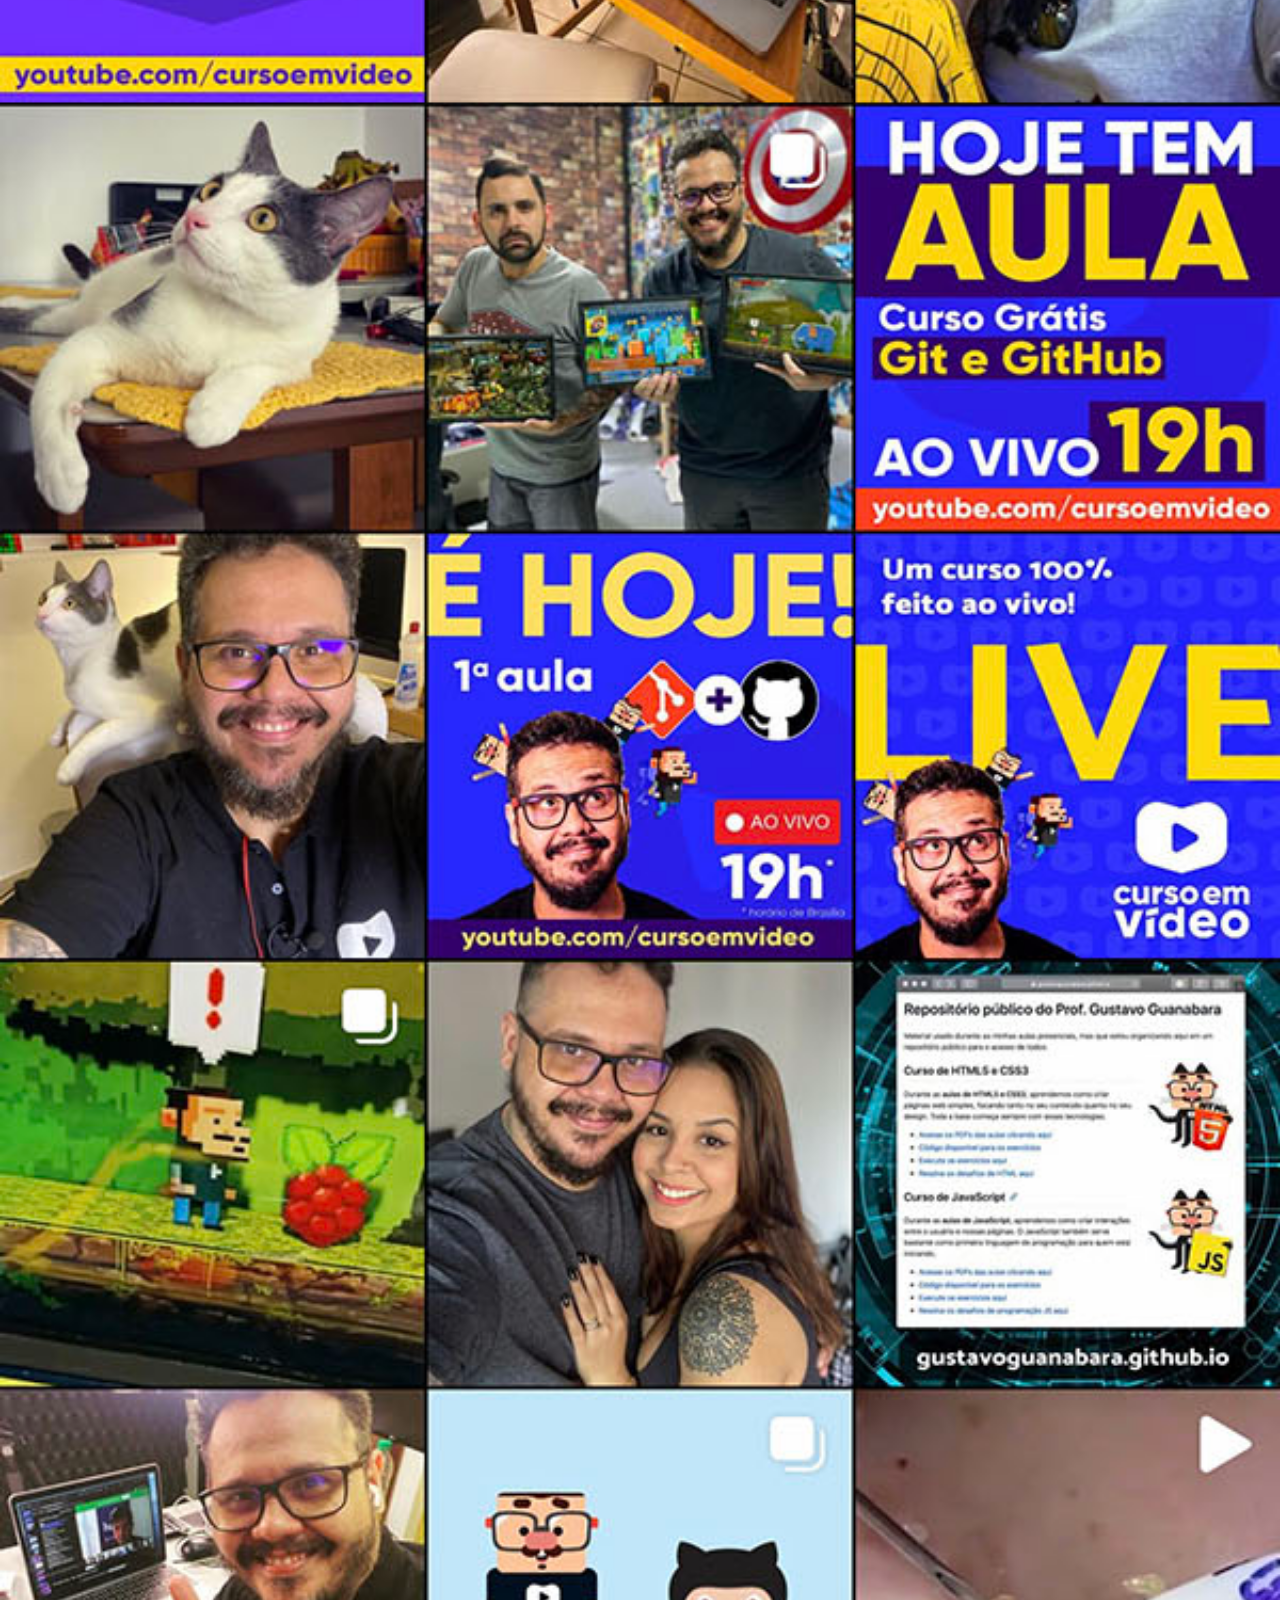
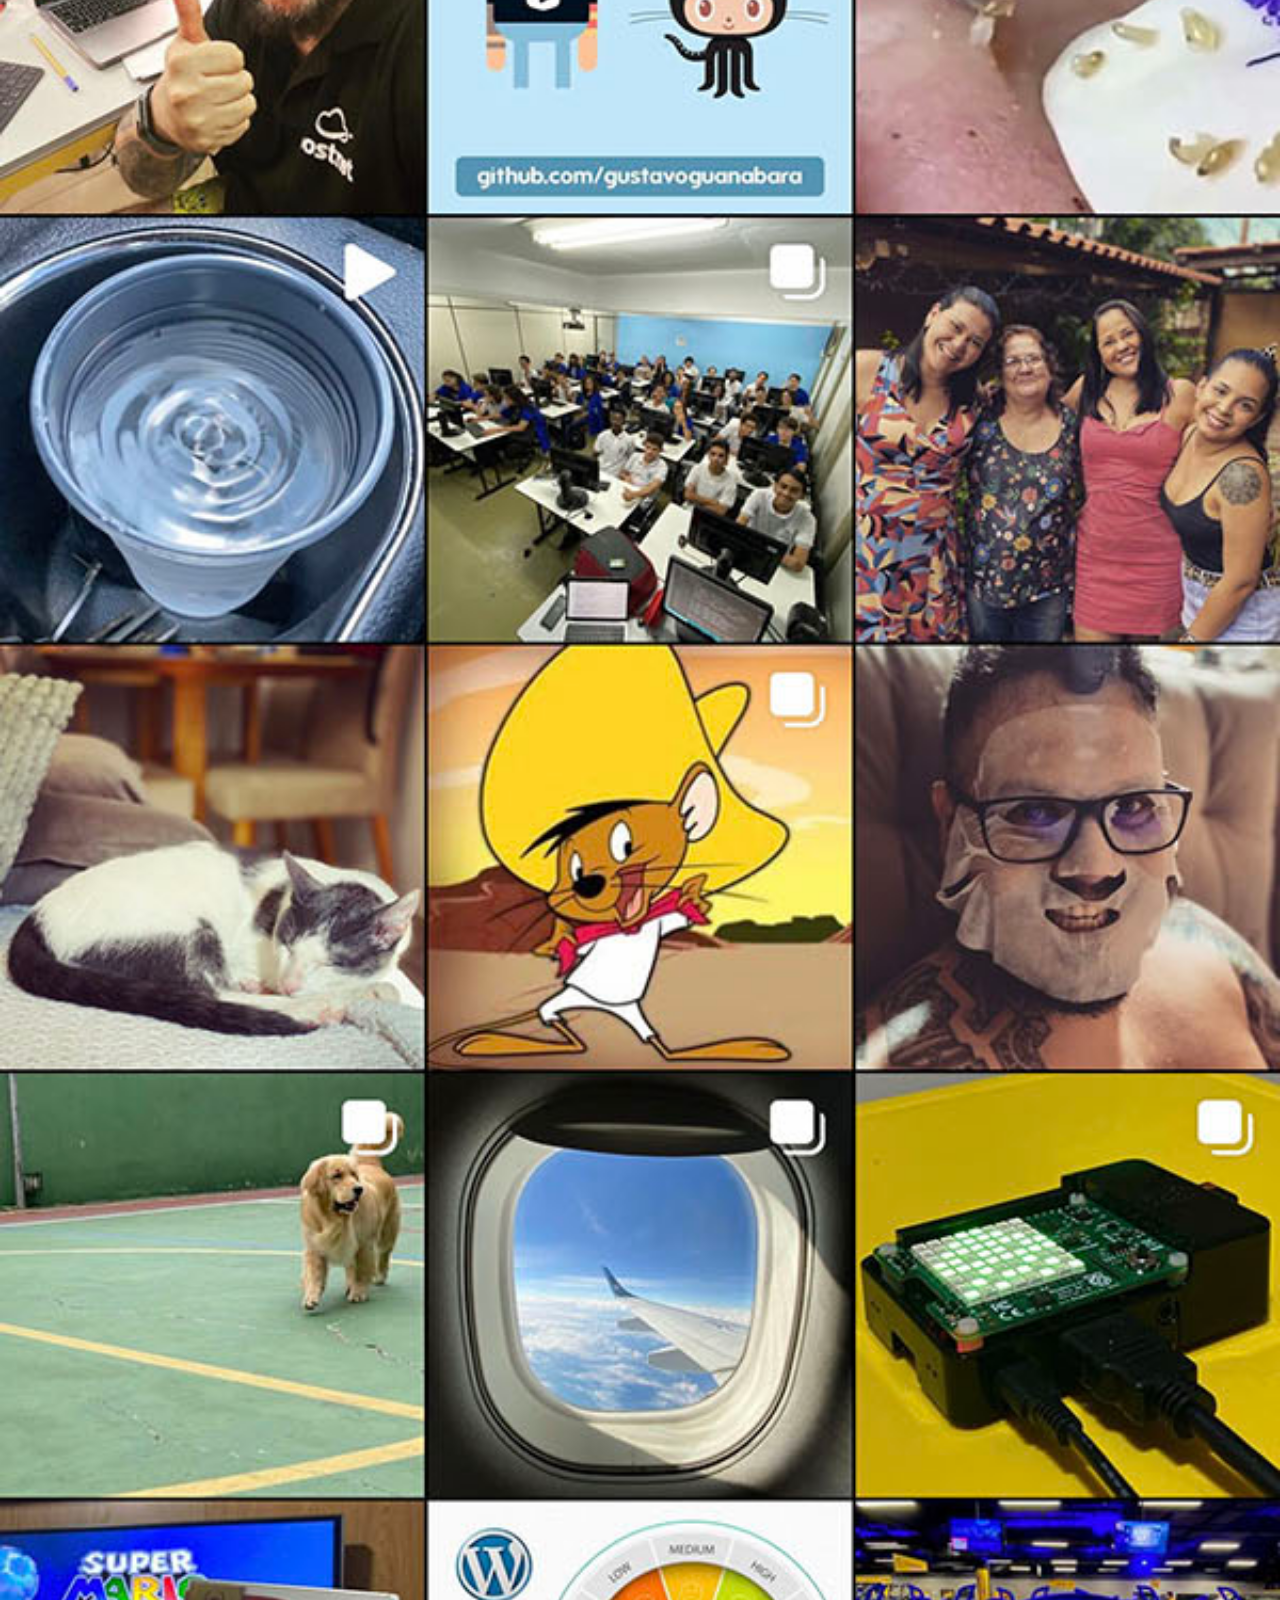
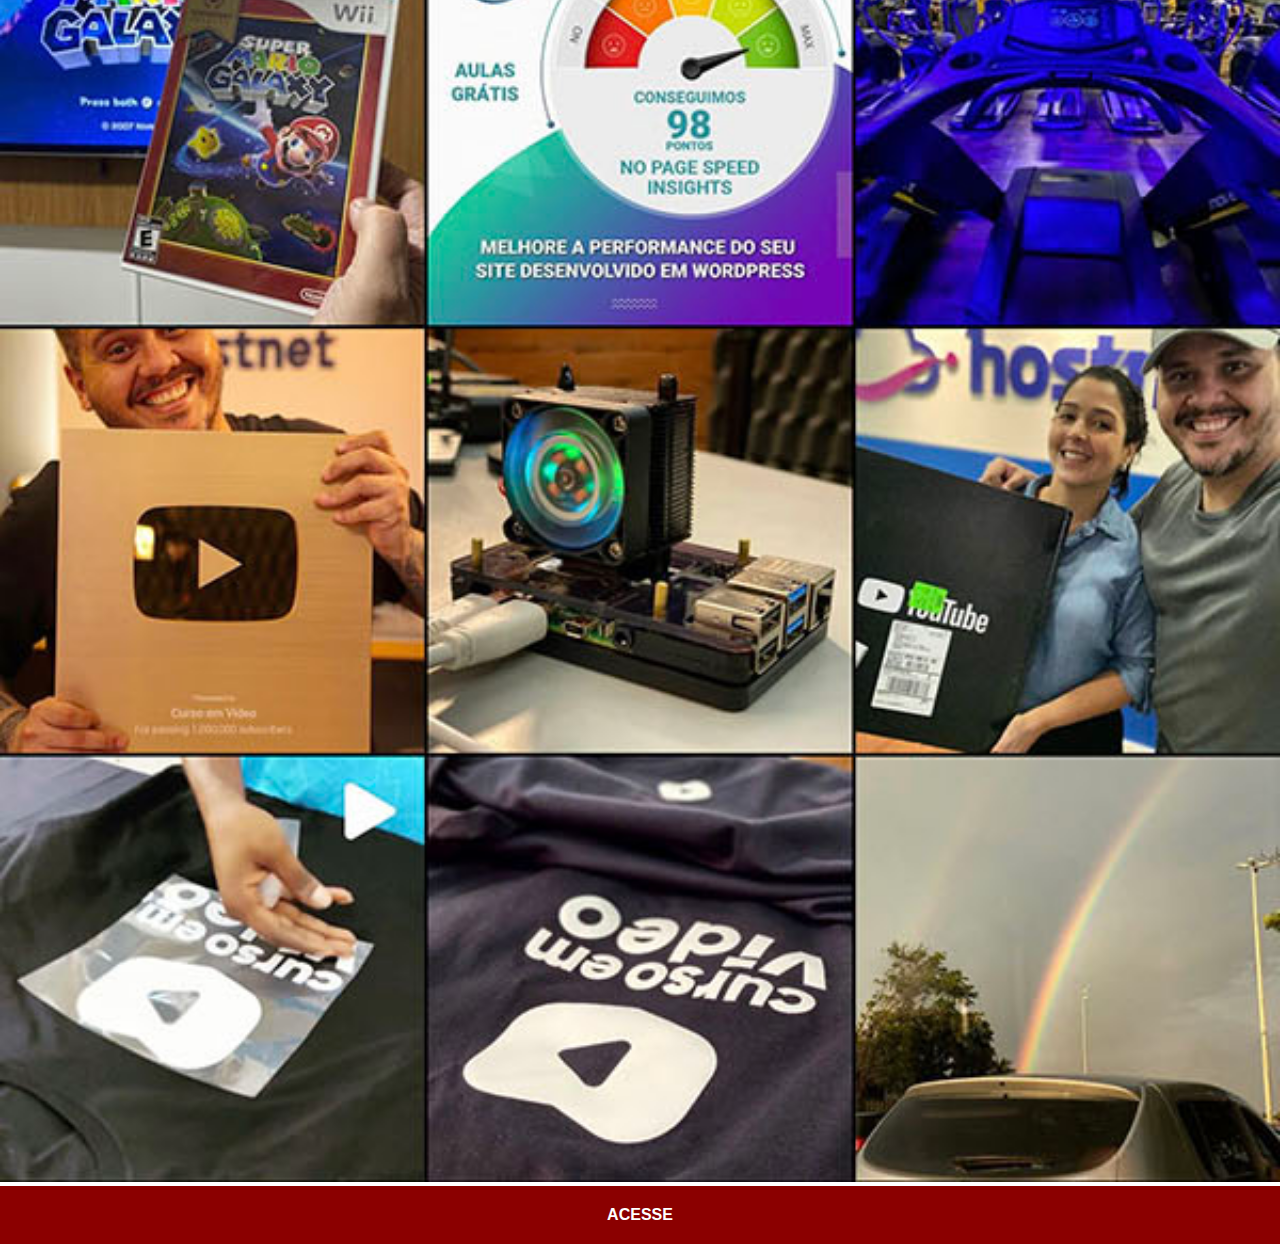
<file: instagram.html>
<!DOCTYPE html>
<html lang="pt-br">
<head>
  <meta charset="UTF-8">
  <meta name="viewport" content="width=device-width, initial-scale=1.0">
  <title>Instagram</title>
  <link rel="stylesheet" href="imagens/social.css">
</head>
<body>
    <img src="imagens/tela-instagram.jpg" alt="Instagram">
    <a href="https://www.instagram.com/gustavoguanabara/" target="_blank">ACESSE</a>
</body>
</html>
</file>
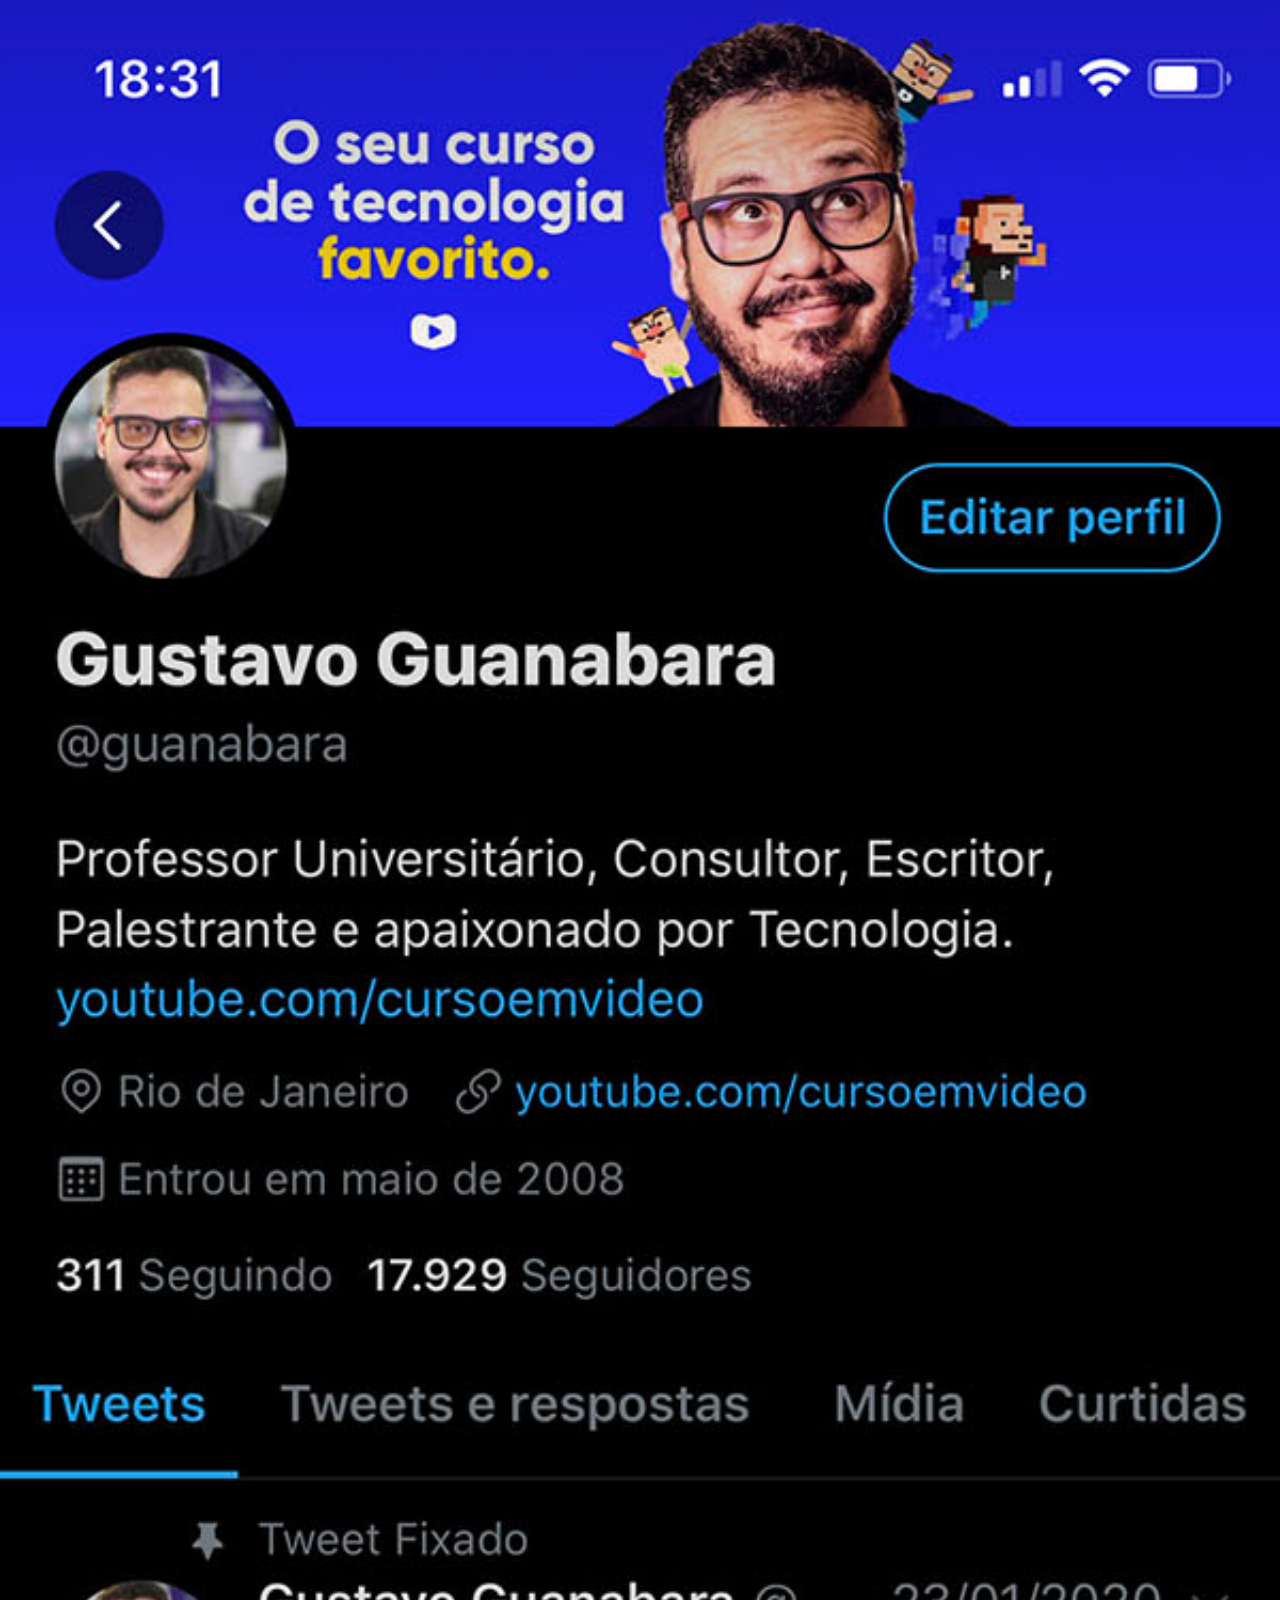
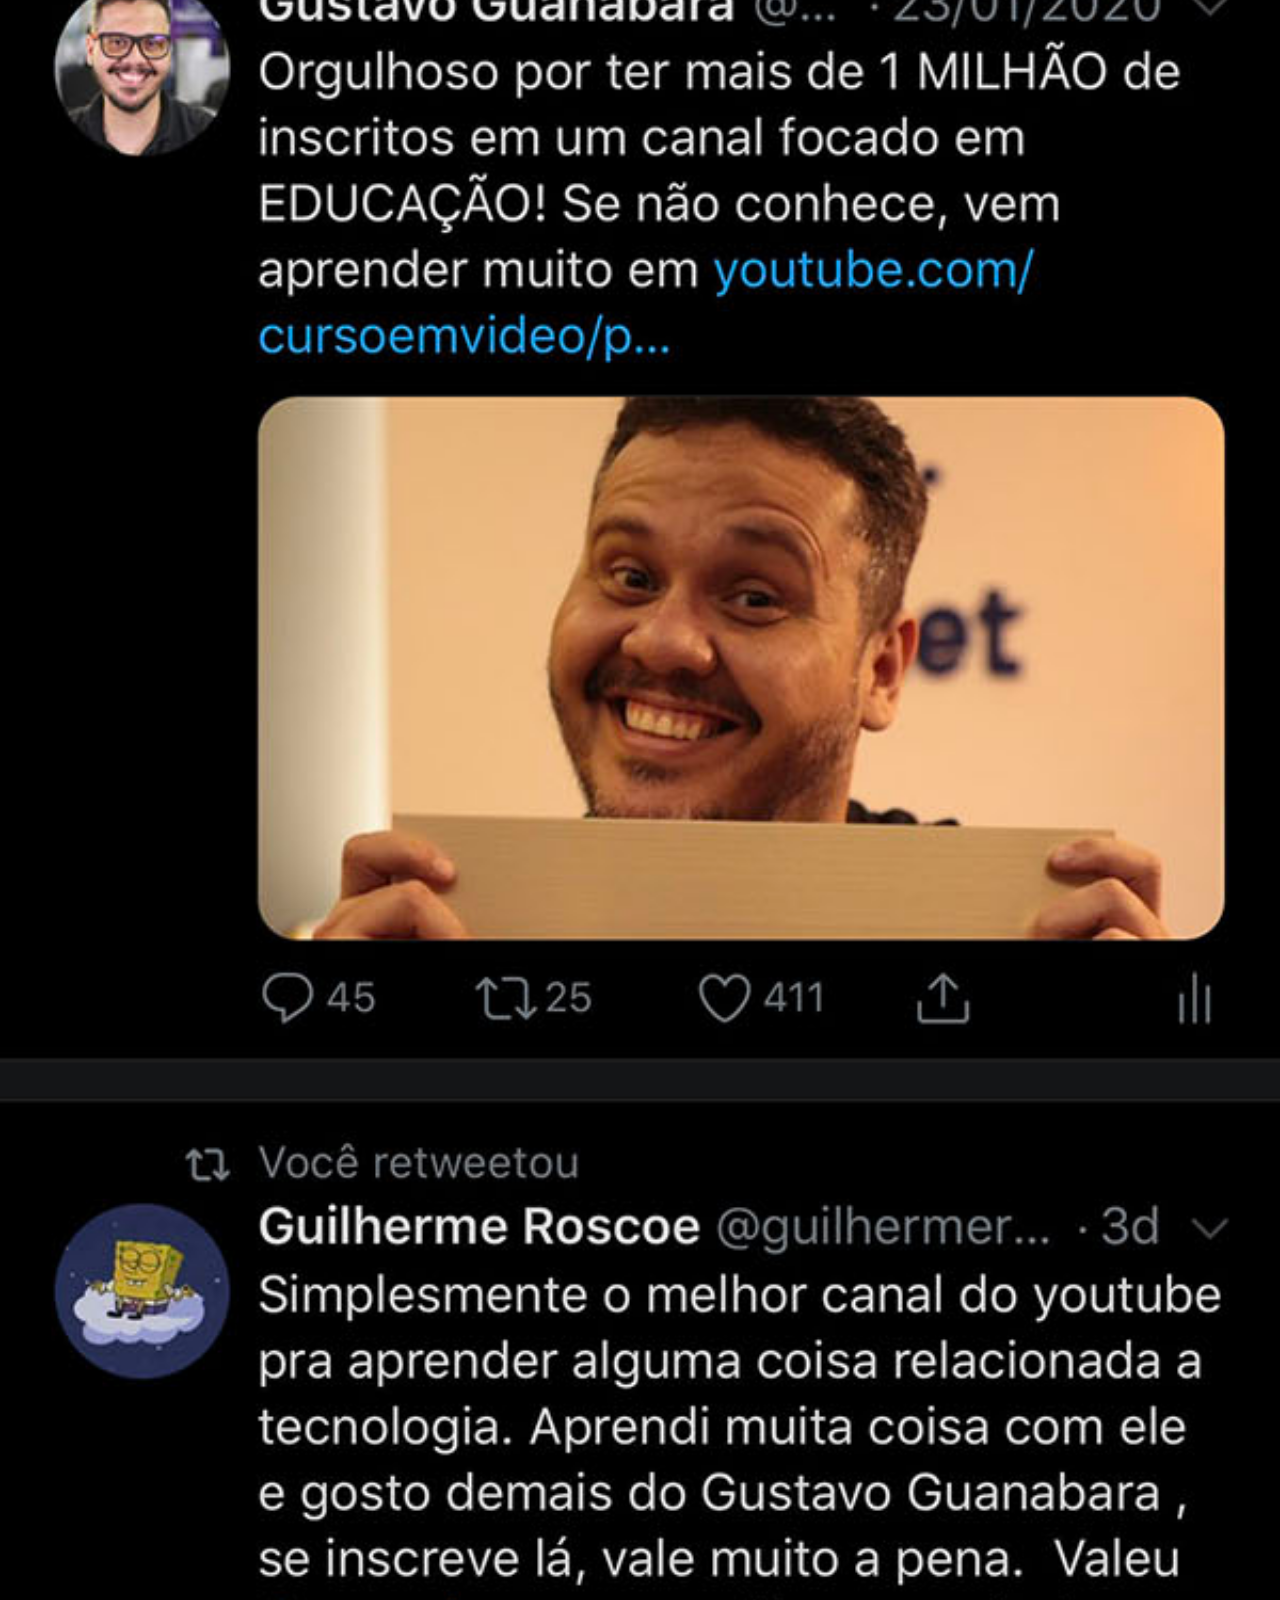
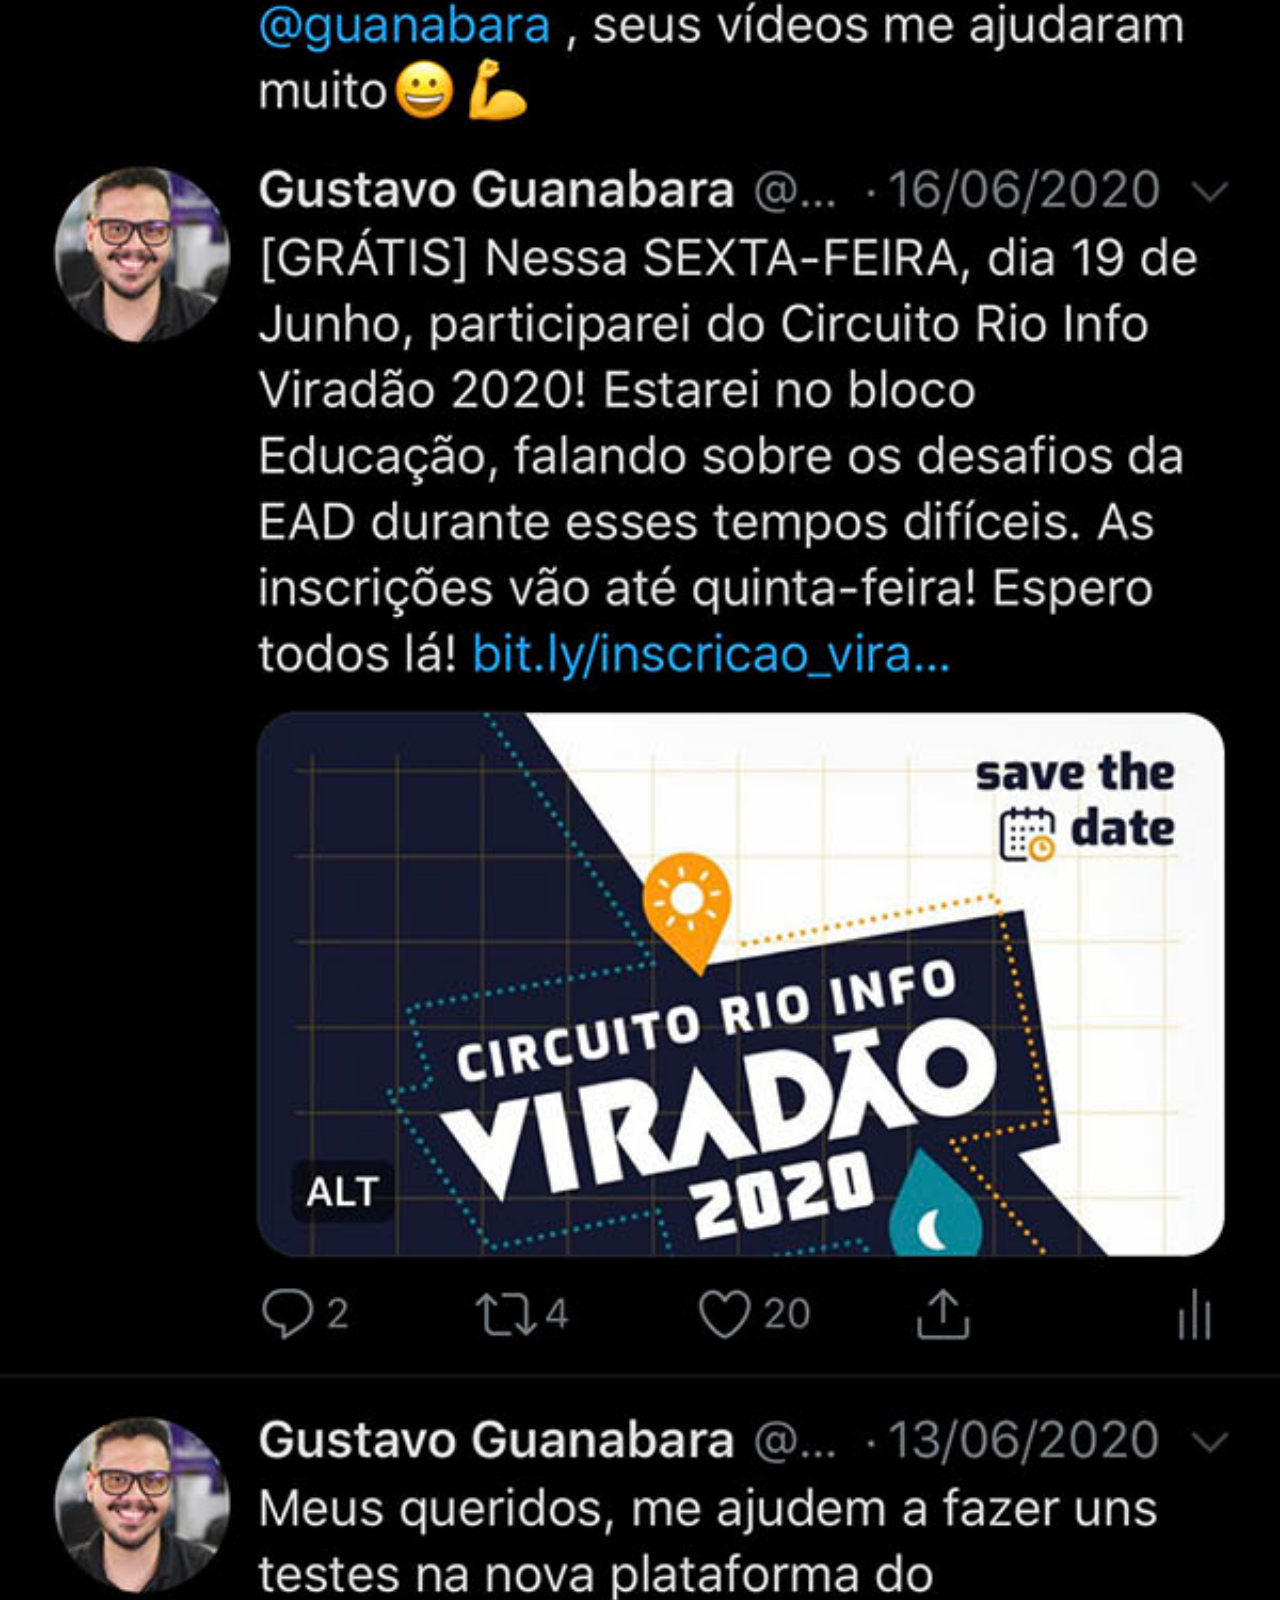
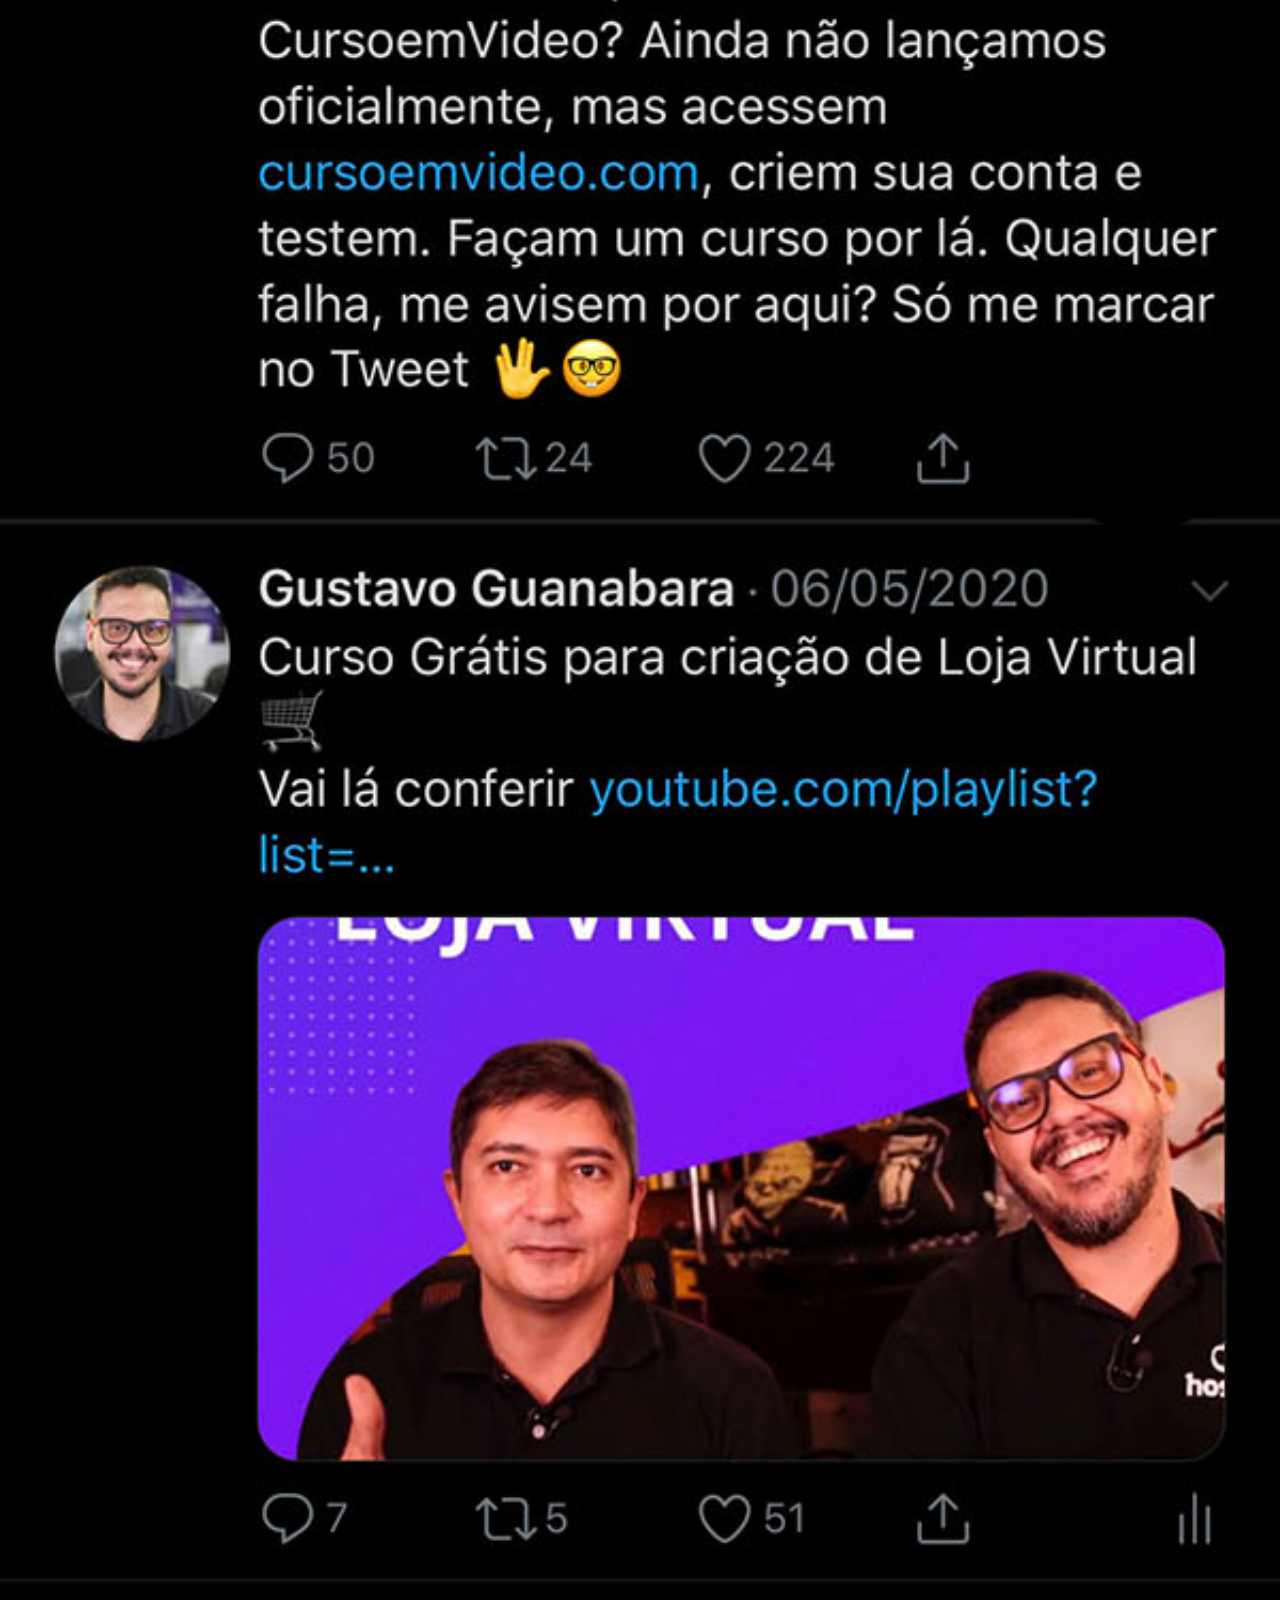
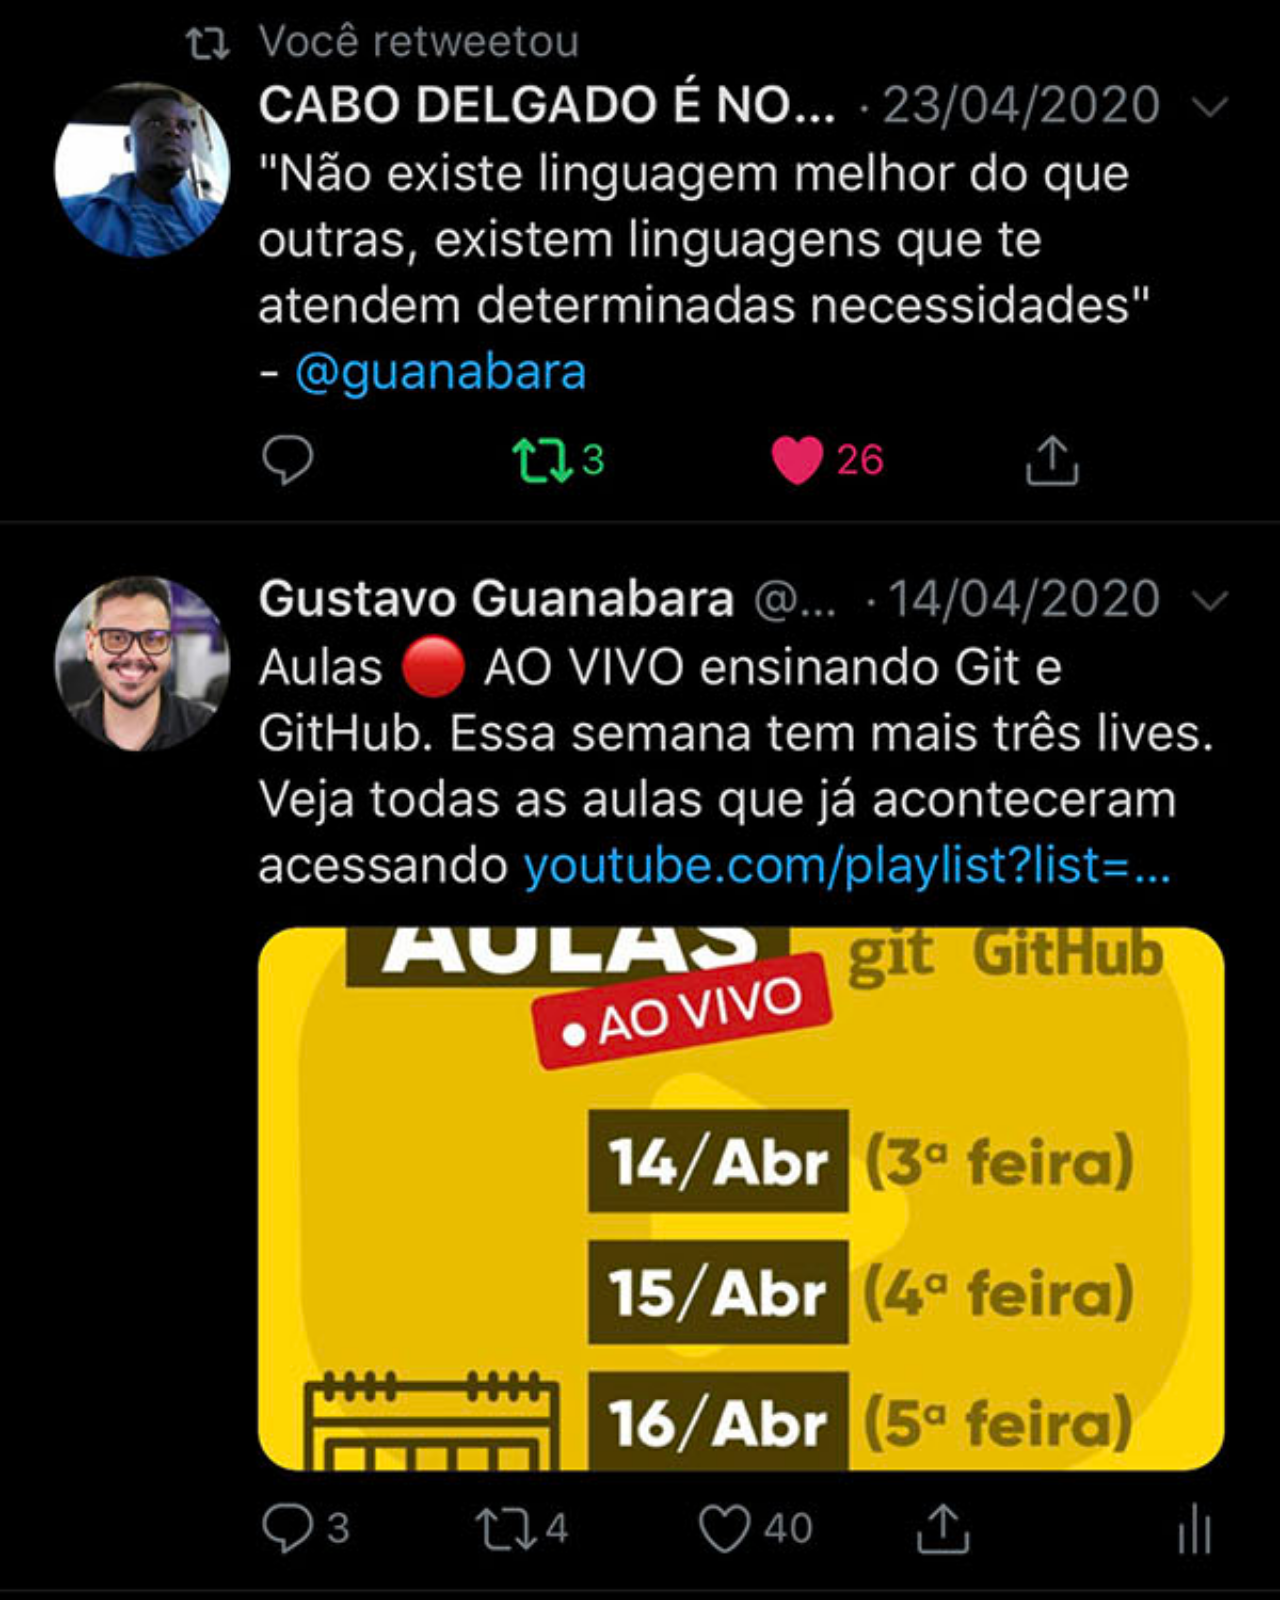
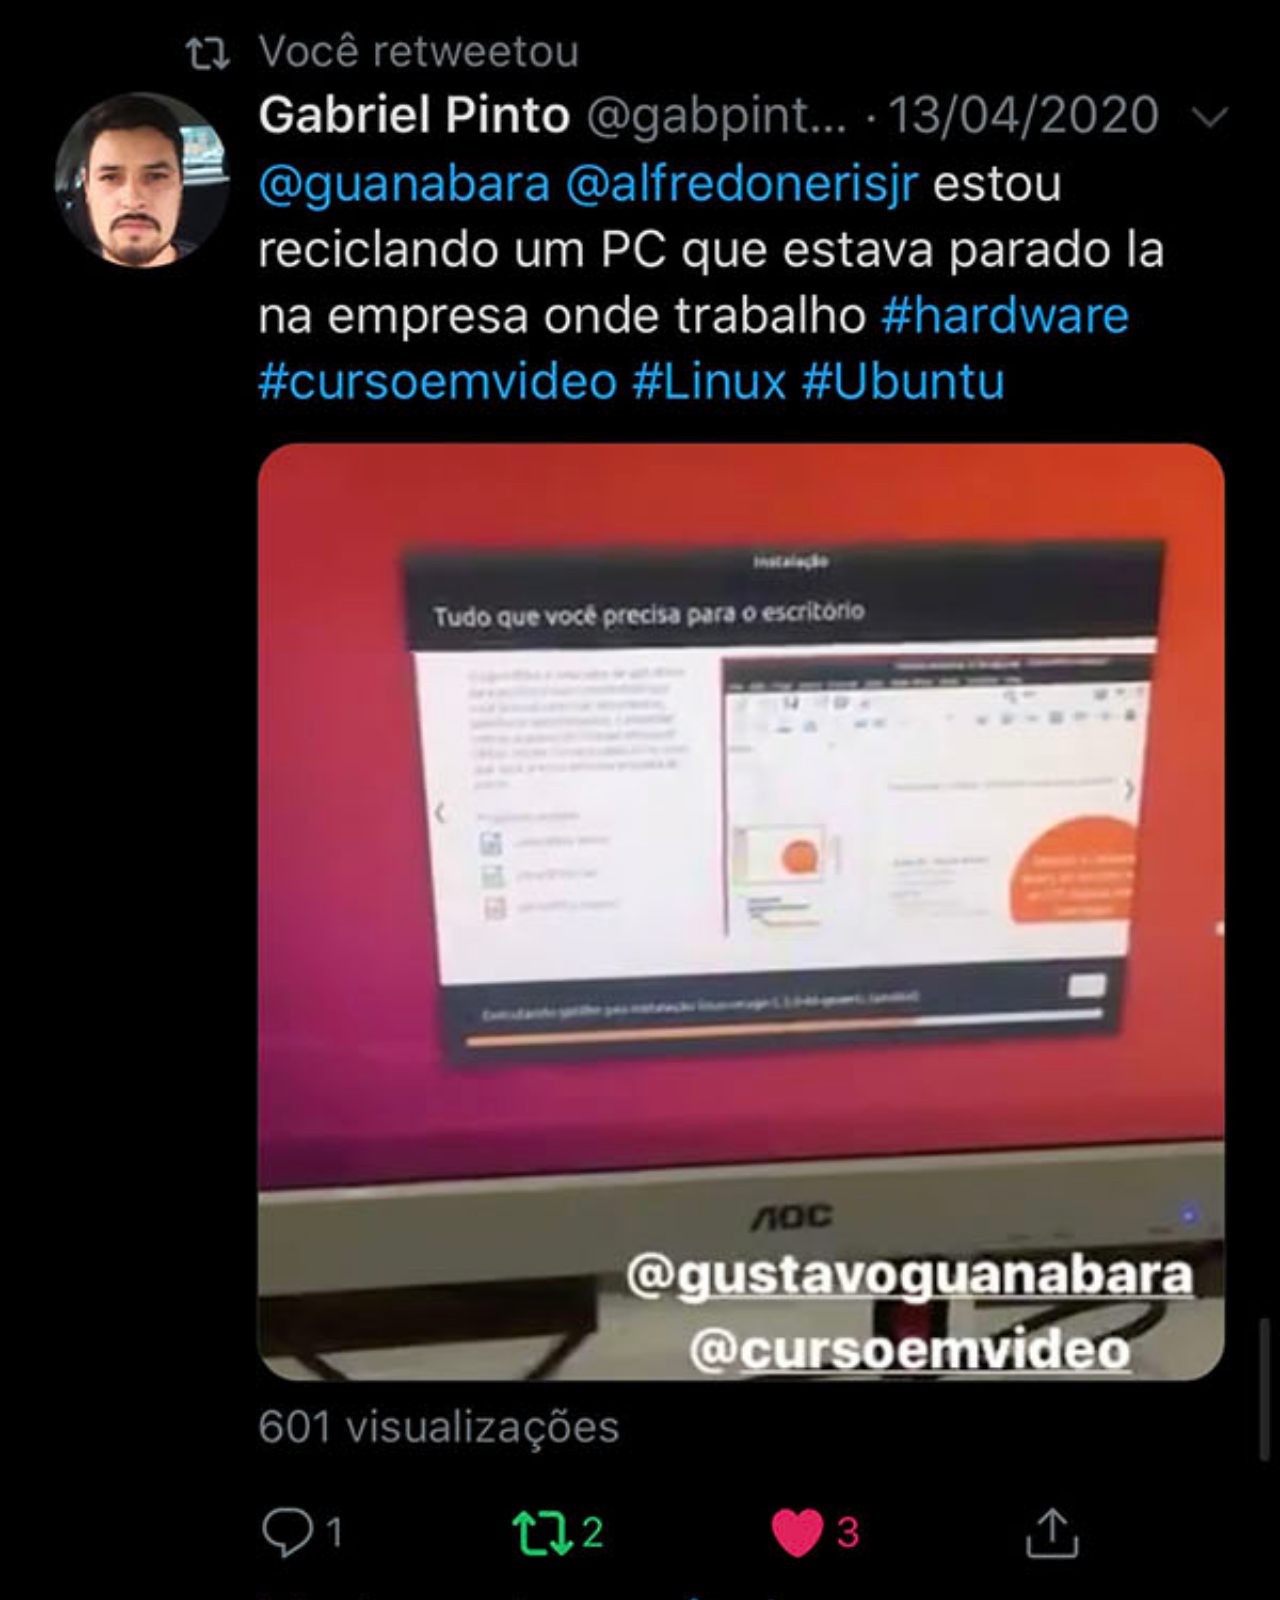
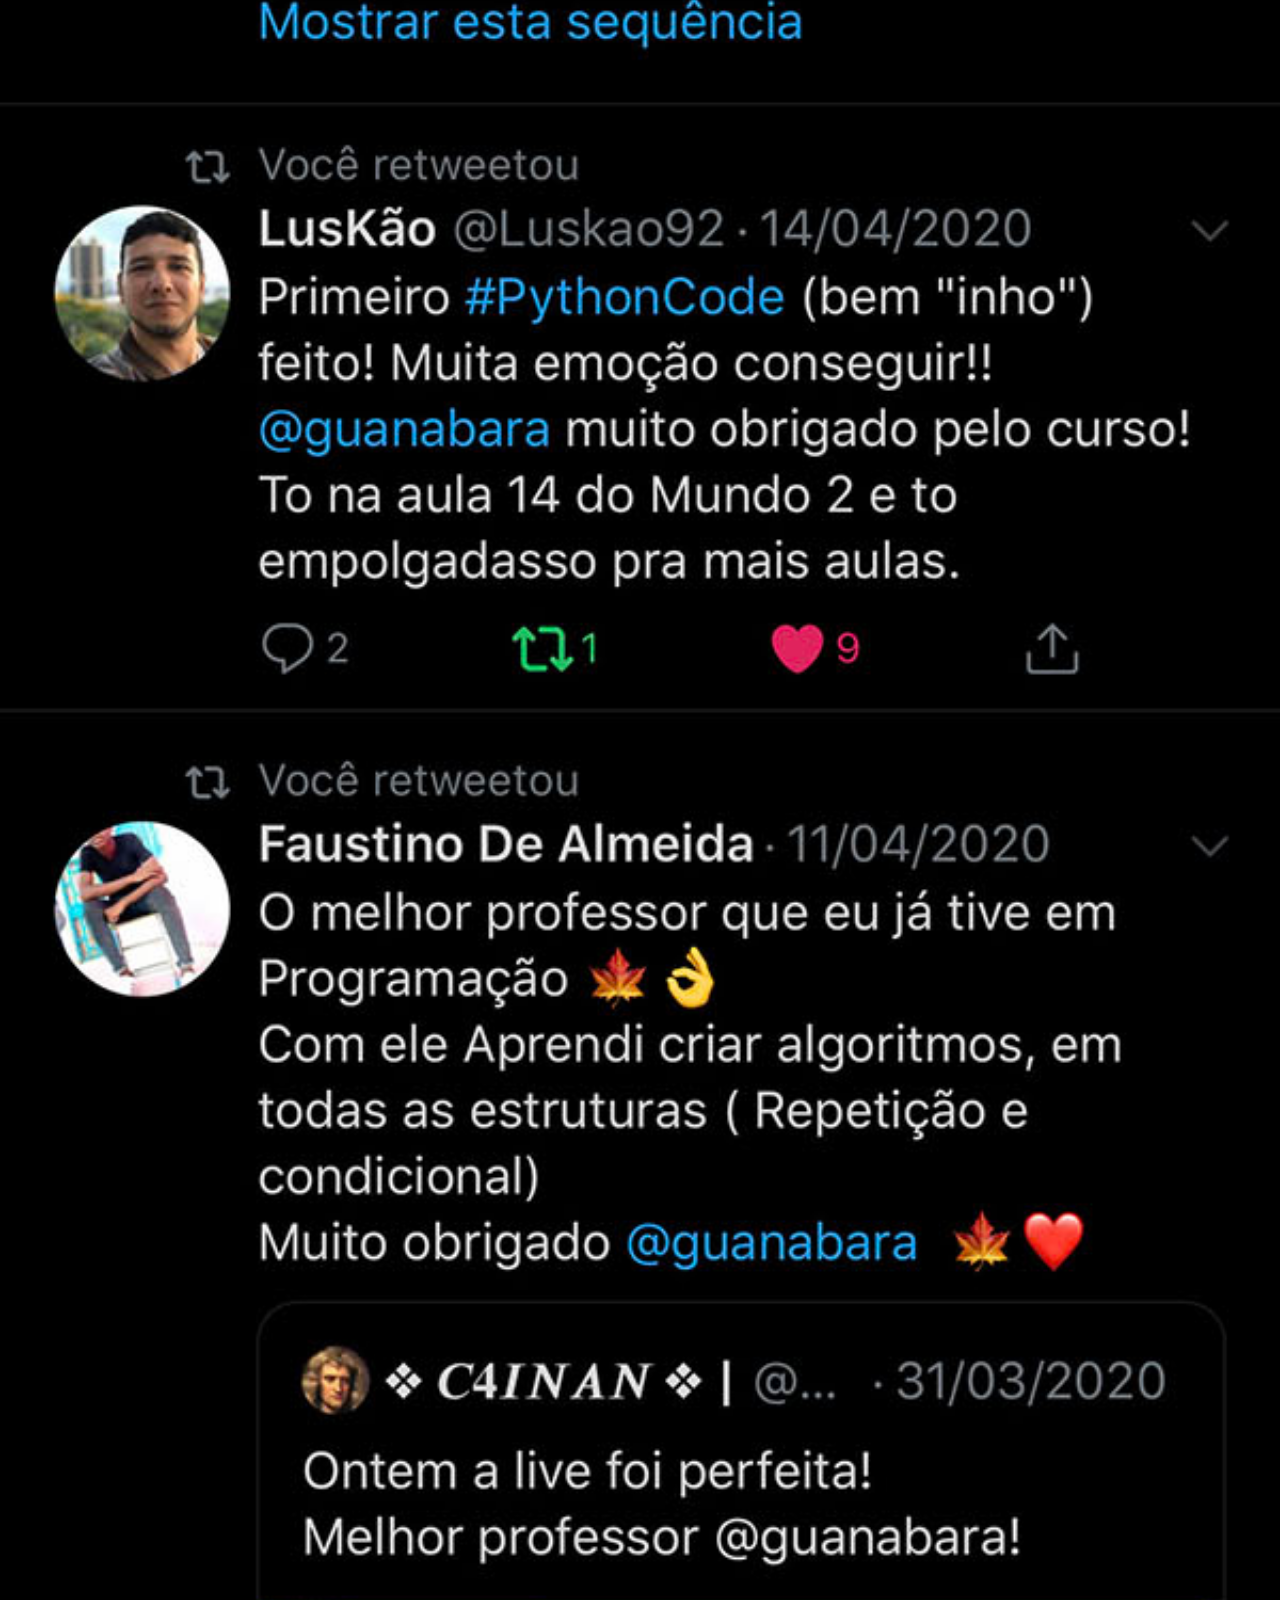
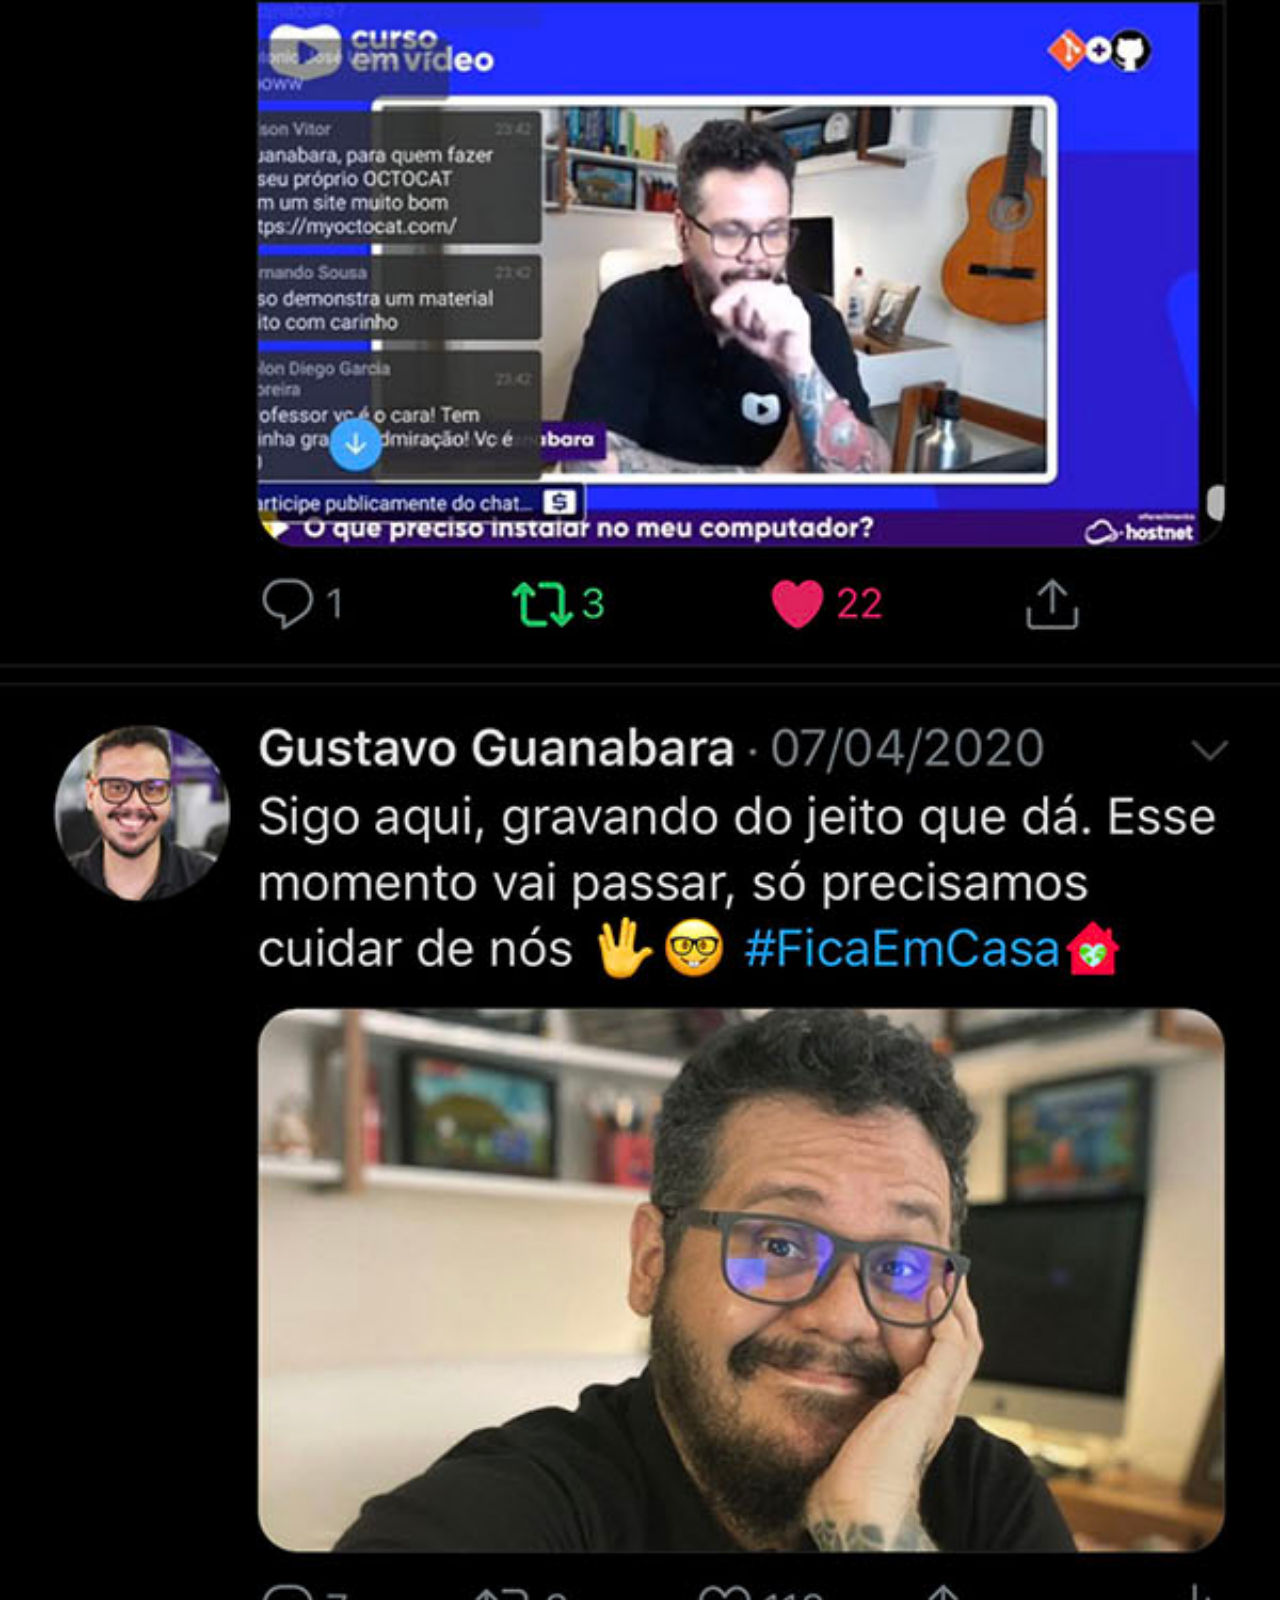
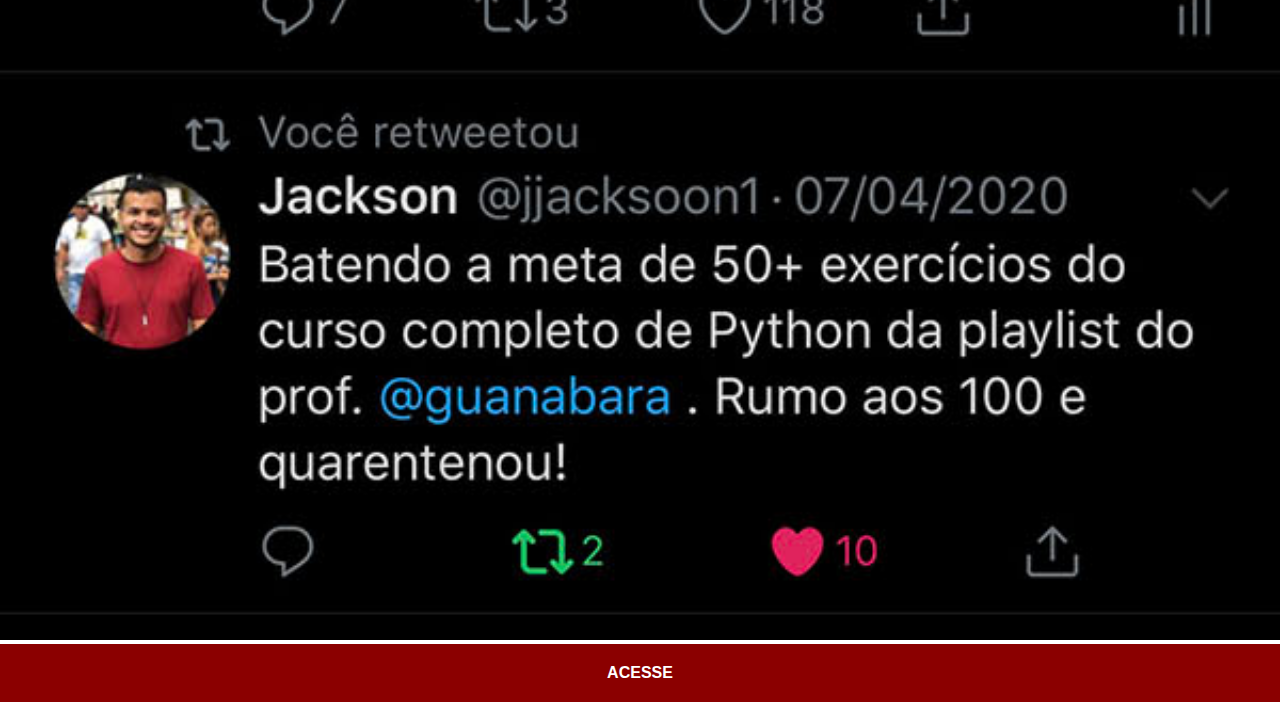
<file: twitter.html>
<!DOCTYPE html>
<html lang="pt-br">
<head>
  <meta charset="UTF-8">
  <meta name="viewport" content="width=device-width, initial-scale=1.0">
  <title>Twitter</title>
  <link rel="stylesheet" href="imagens/social.css">
</head>
<body>
    <img src="imagens/tela-twitter.jpg" alt="Twitter">
    <a href="https://x.com/guanabara" target="_blank">ACESSE</a>
</body>
</html>
</file>
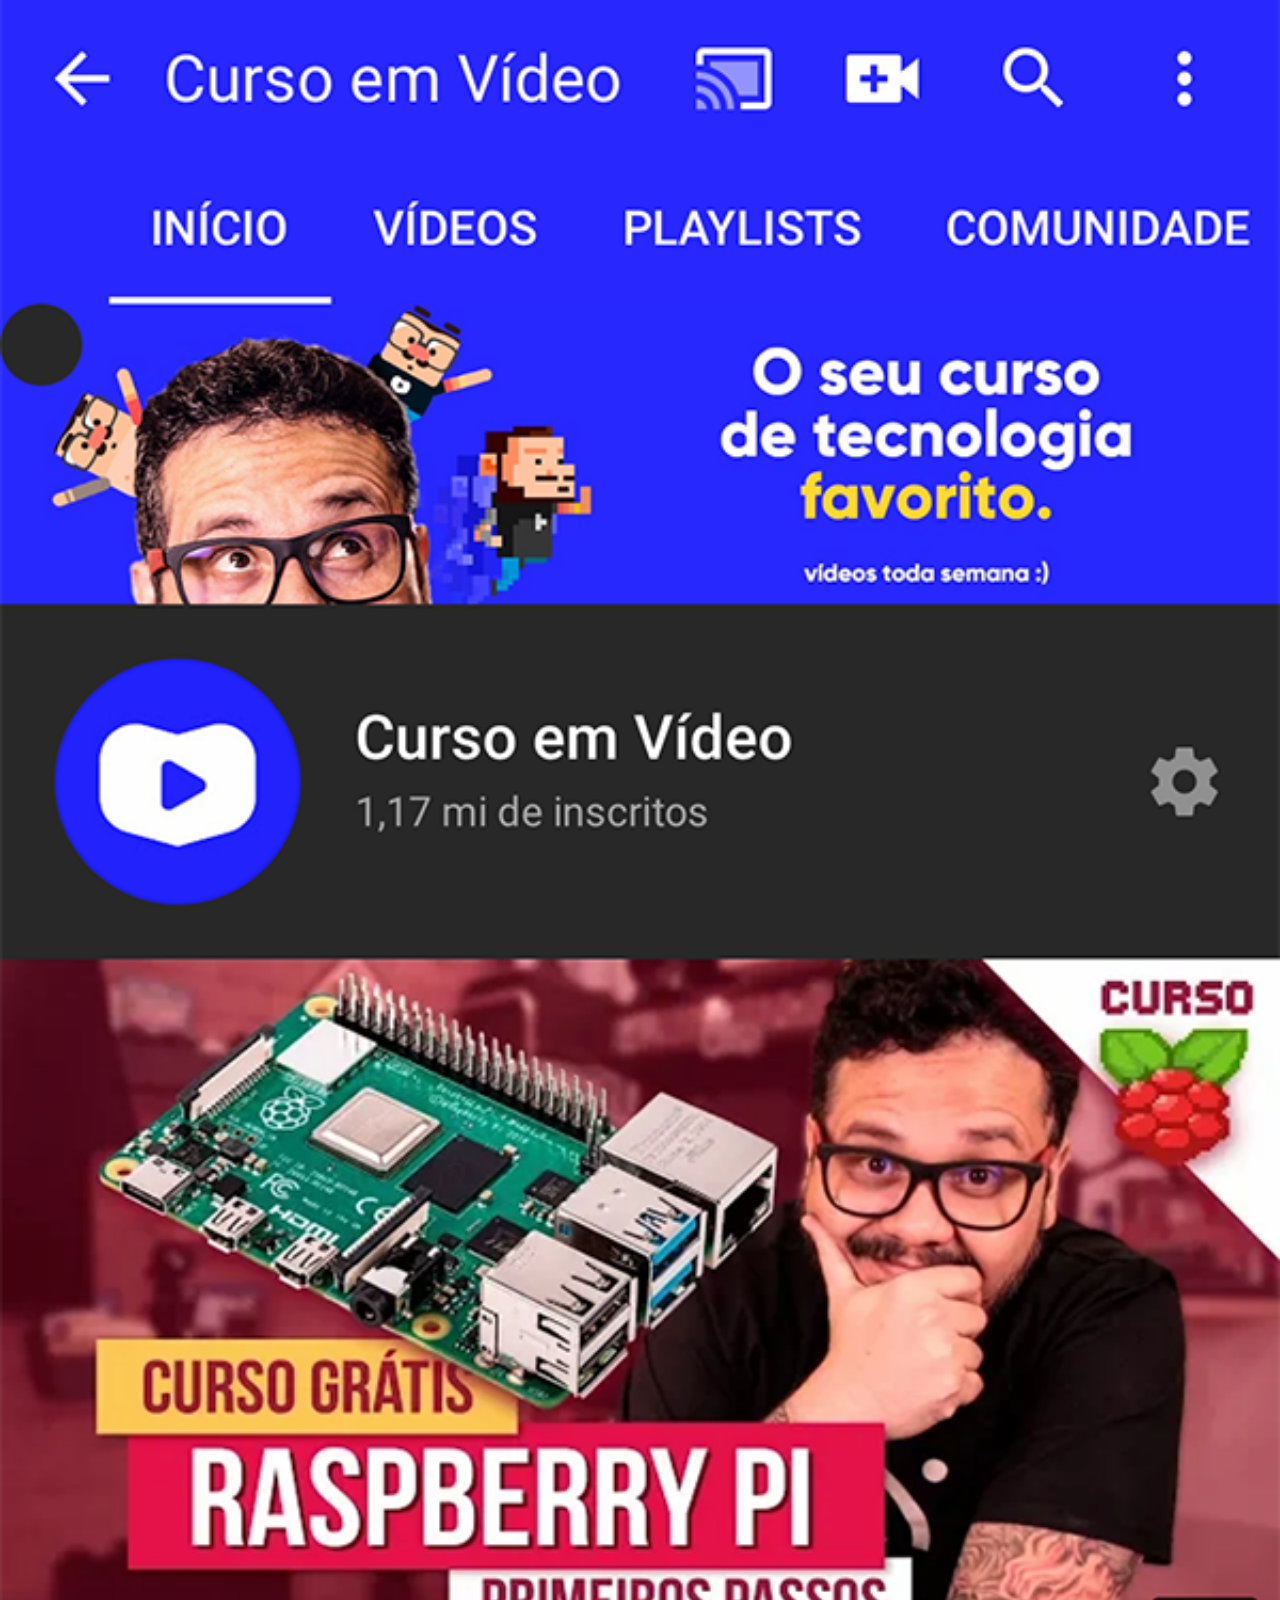
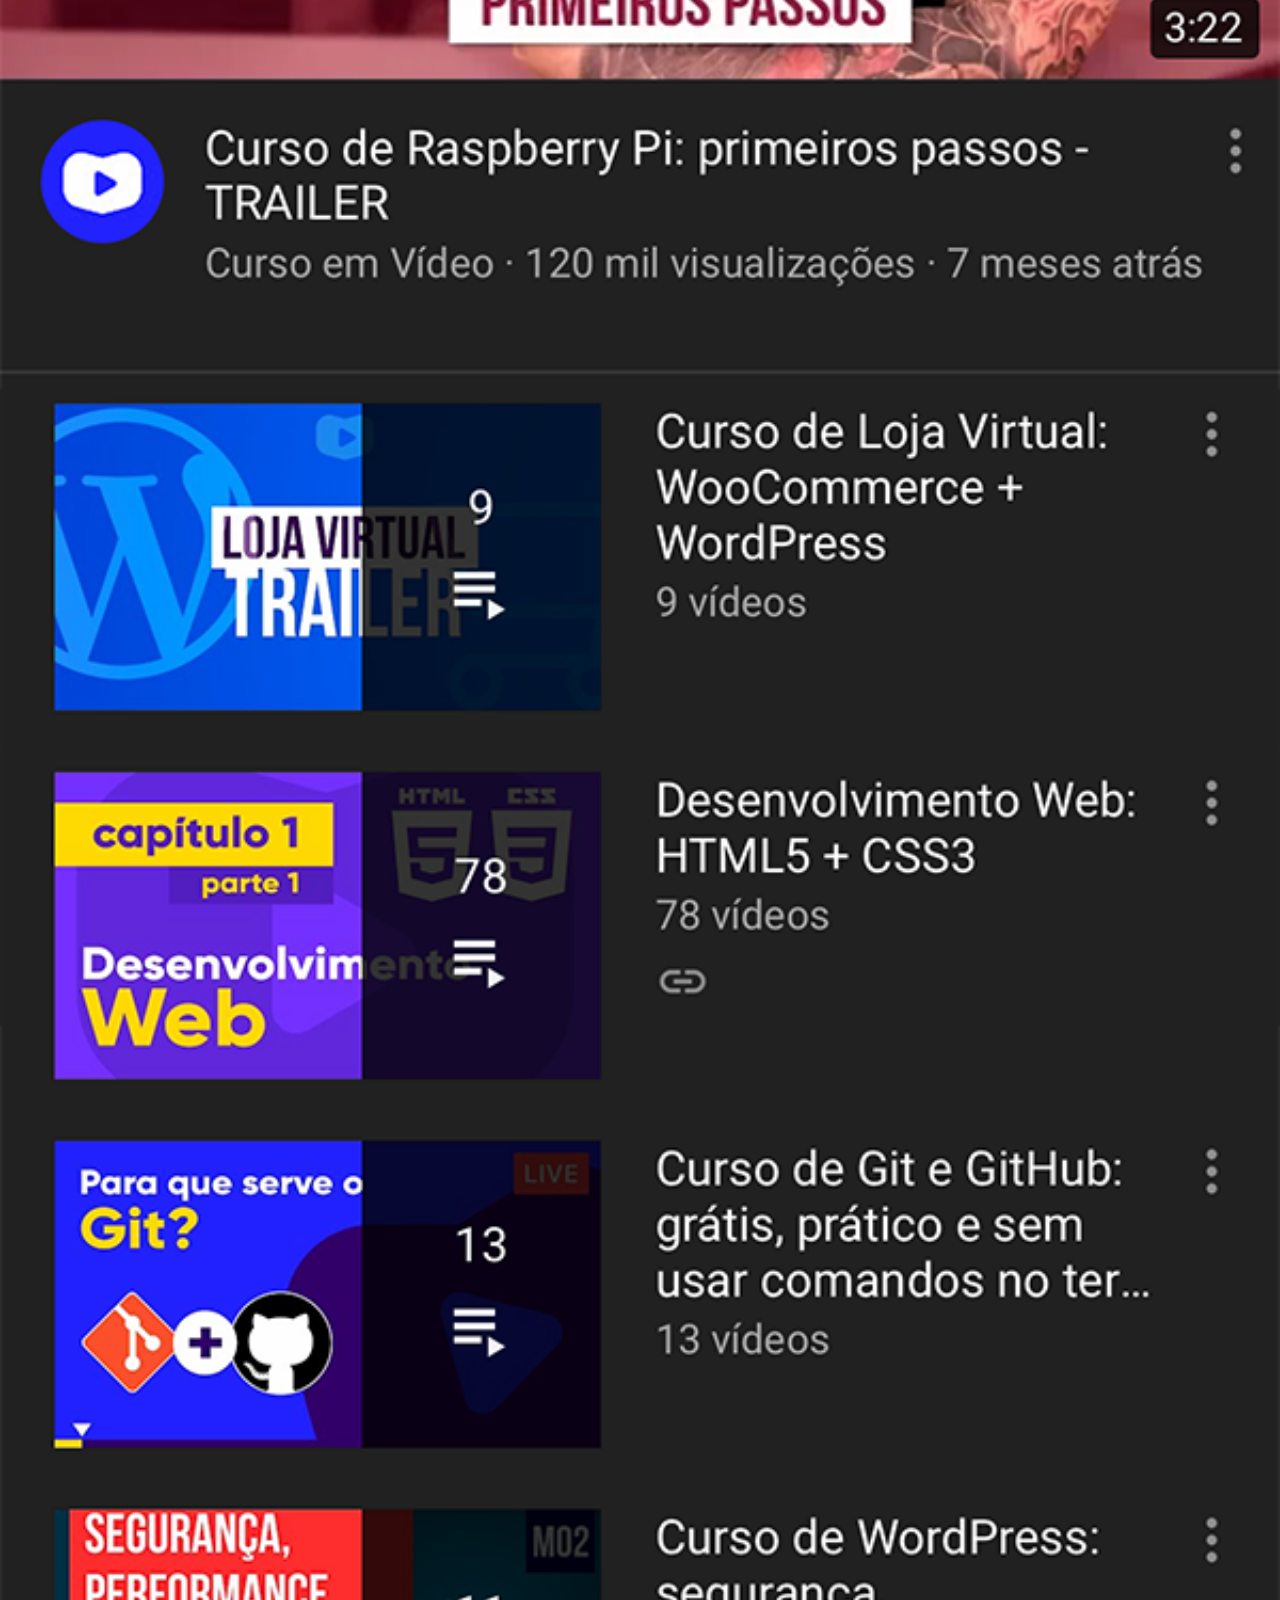
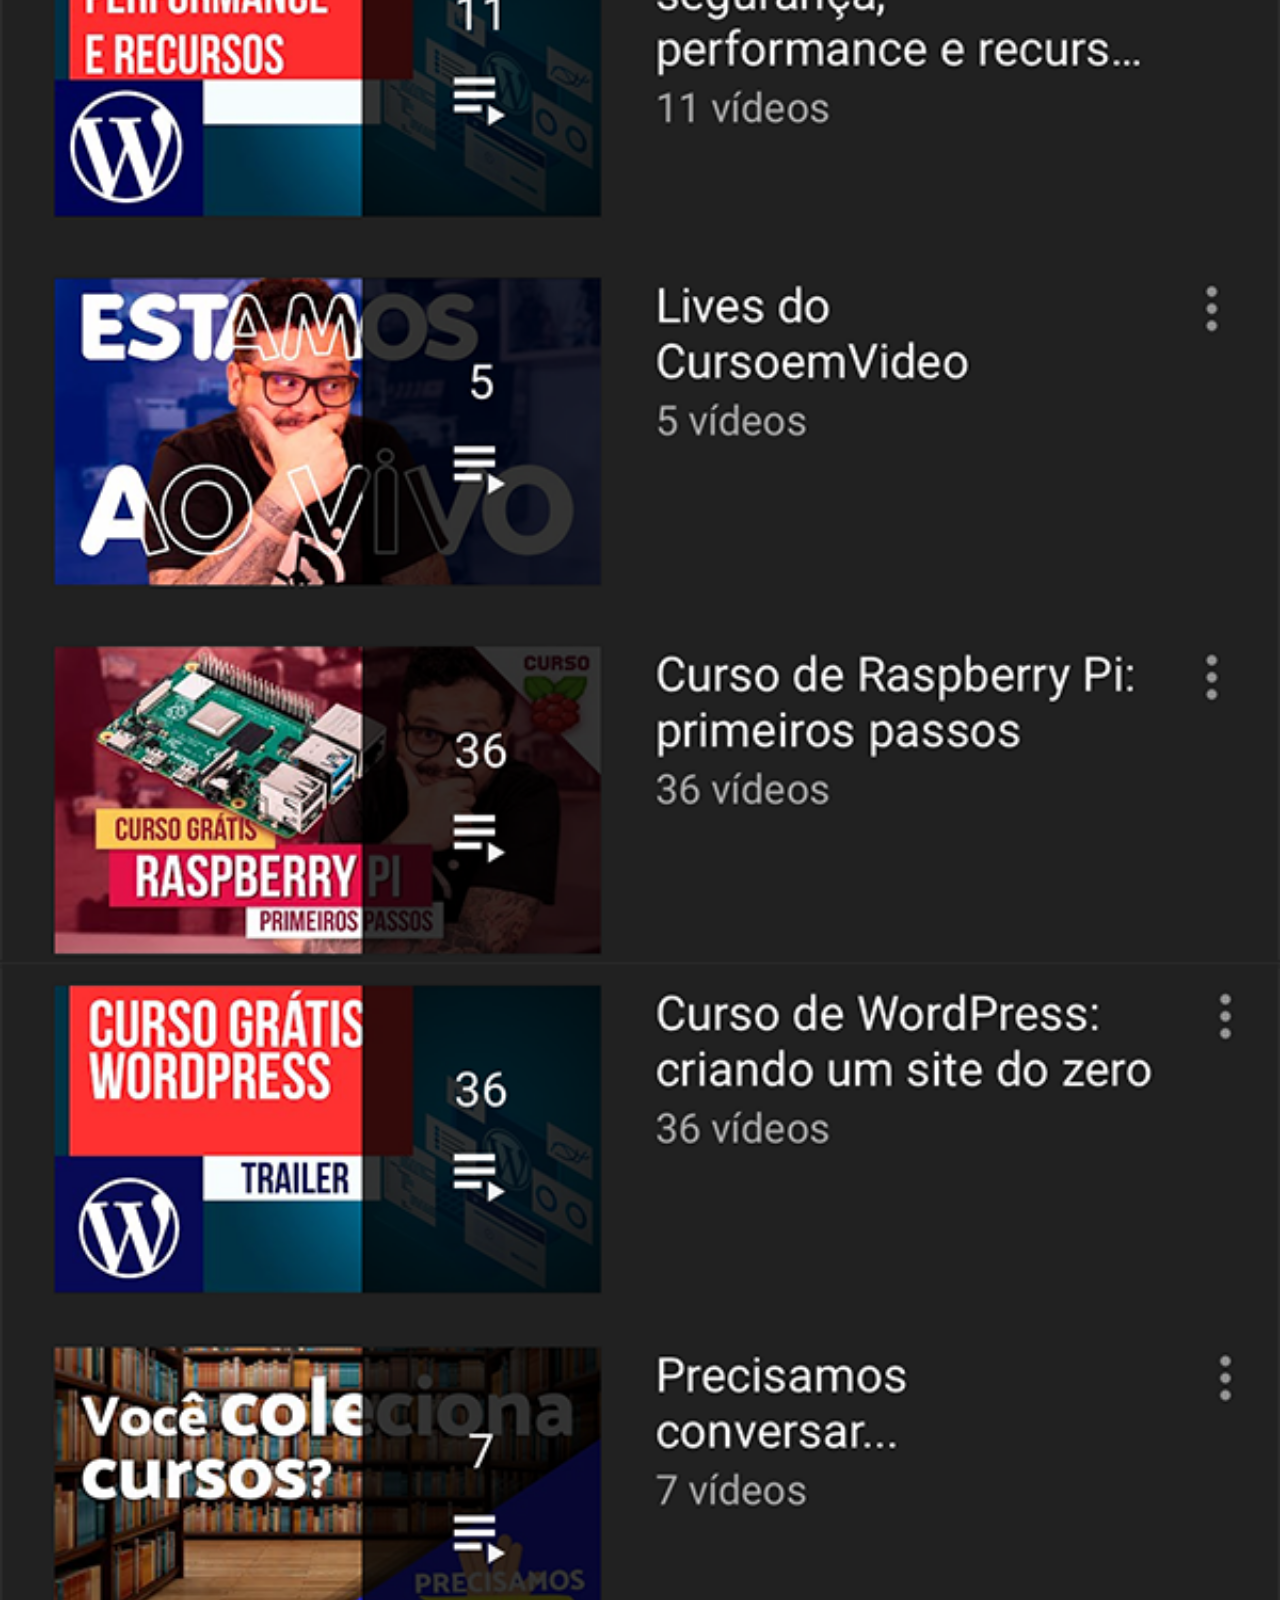
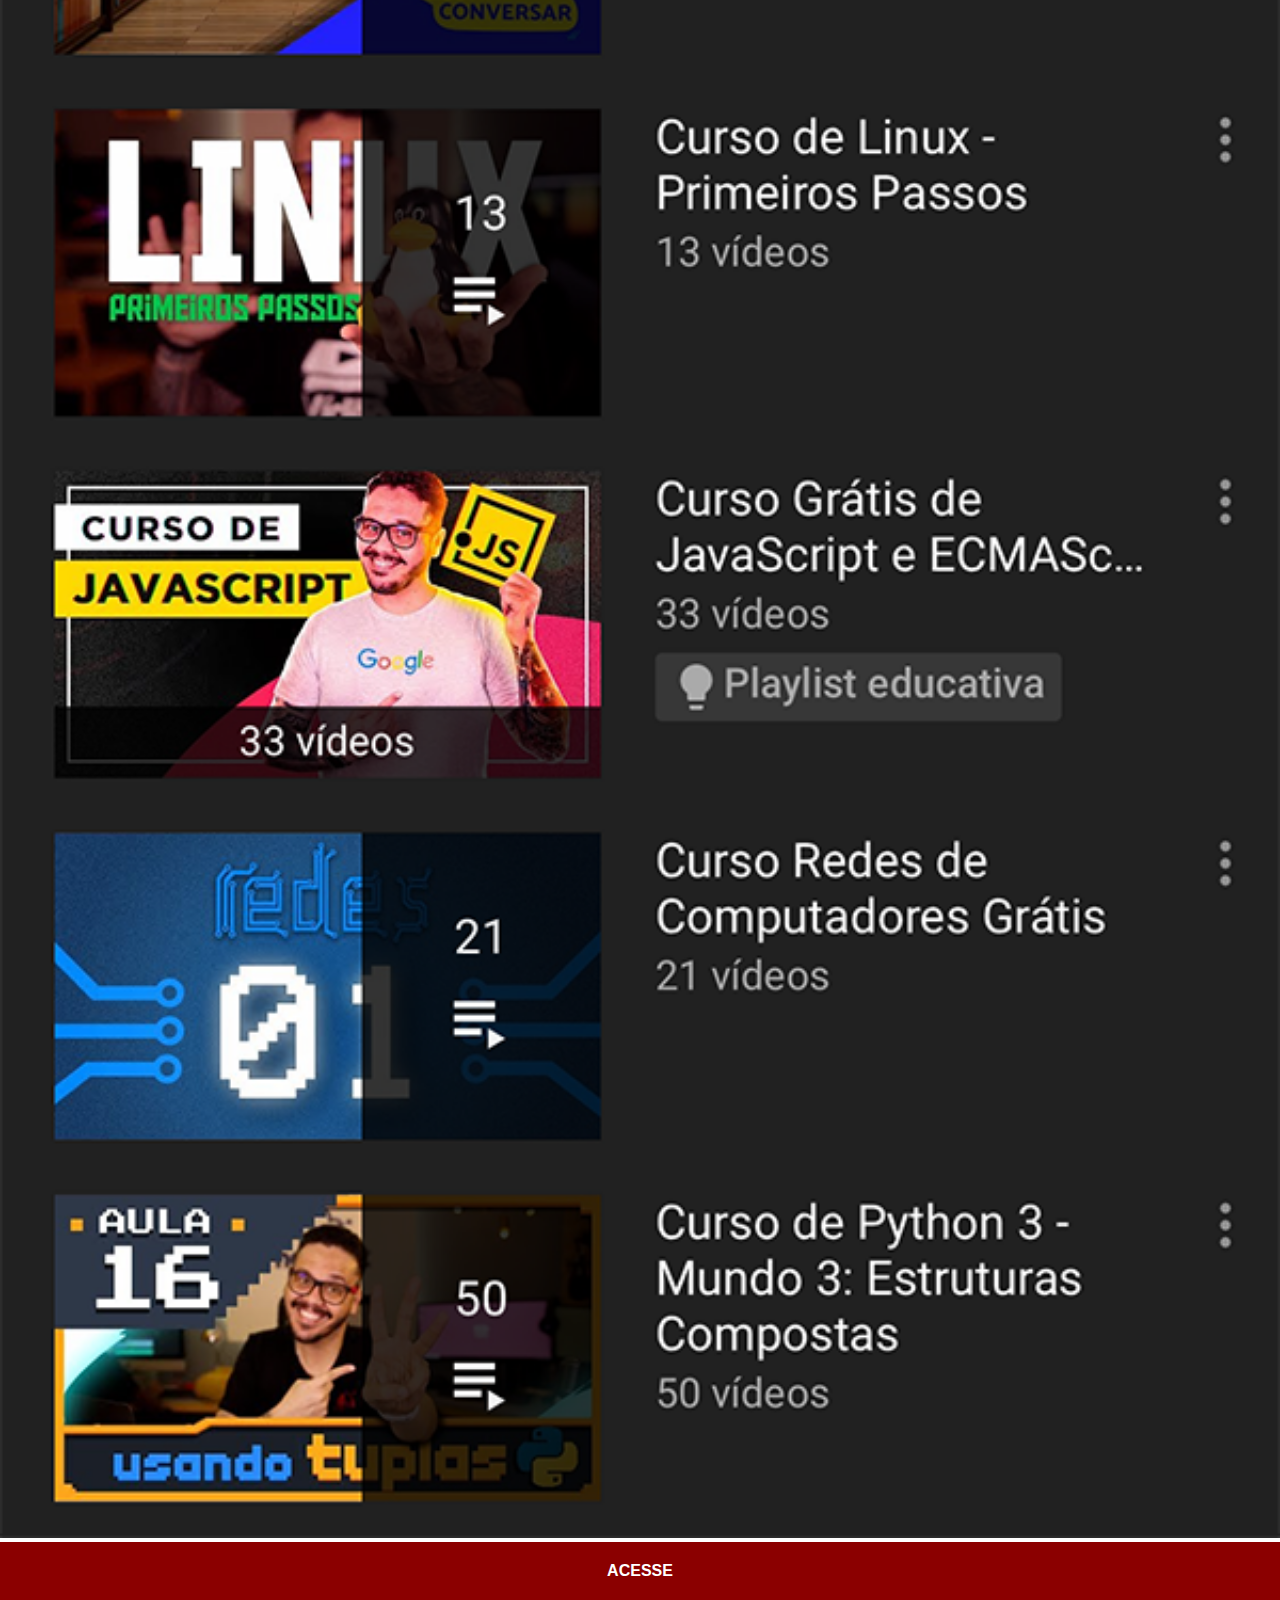
<file: youtube.html>
<!DOCTYPE html>
<html lang="pt-br">
<head>
  <meta charset="UTF-8">
  <meta name="viewport" content="width=device-width, initial-scale=1.0">
  <title>YouTube</title>
  <link rel="stylesheet" href="imagens/social.css">
</head>
<body>
    <img src="imagens/tela-youtube.png" alt="YouTube">
    <a href="https://www.youtube.com/c/CursoemV%C3%ADdeo/playlists" target="_blank">ACESSE</a>
</body>
</html>
</file>
<file: estilos/style.css>
@charset "UTF-8";

* {
  margin: 0px;
  padding: 0px;
  font-family: Arial, Helvetica, sans-serif;
}

html, body {
  height: 100vh;
  width: 100vw;
  background-color: black;
}

body {
  background: url('../imagens/fundo-madeira.jpg') no-repeat top center;
  background-size: cover;
  background-attachment: fixed;
}

main {
  position: relative;
  height: 100vh;
}

section#telefone {
  position: absolute;
  top: 50%;
  left: 50%;
  transform: translate(-50%, -50%);
  height: 627px;
  width: 311px;
  background: url('../imagens/frame-iphone.png') no-repeat;
}

iframe#tela {
    position: relative;
    top: 80px;
    left: 22px;
    width: 267px;
    height: 471px;
}

section#redes-sociais {
  text-align: right;
}

section#redes-sociais img {
  width: 50px;
  margin: 10px;
  border-radius: 50%;
  box-shadow: 2px 2px 5px rgba(0, 0, 0, 0.425);
  box-sizing: border-box;
}

section#redes-sociais img:hover {
    border: 2px solid rgba(255, 255, 255, 0.61);
    transform: translate(-3px, -3px);
    box-shadow: 5px 5px 10px rgba(0, 0, 0, 0.562);
    transition: transform 0.4s, border 0.15s;
}
</file>
<file: imagens/social.css>
@charset "UTF-8";


    * {
      margin: 0px;
      padding: 0px;
      font-family: Arial, Helvetica, sans-serif;
    }
    ::-webkit-scrollbar {
      width: 0px;
      height: 0px;
    }

    img {
      width: 100vw;

    }
    a {
      display: block; 
      background-color: darkred;
      padding: 20px;
      text-align: center;
      font-weight: bolder;
      text-decoration: none;
      color: white;
    }
    a:hover {
      background-color: red;
    }
</file>
